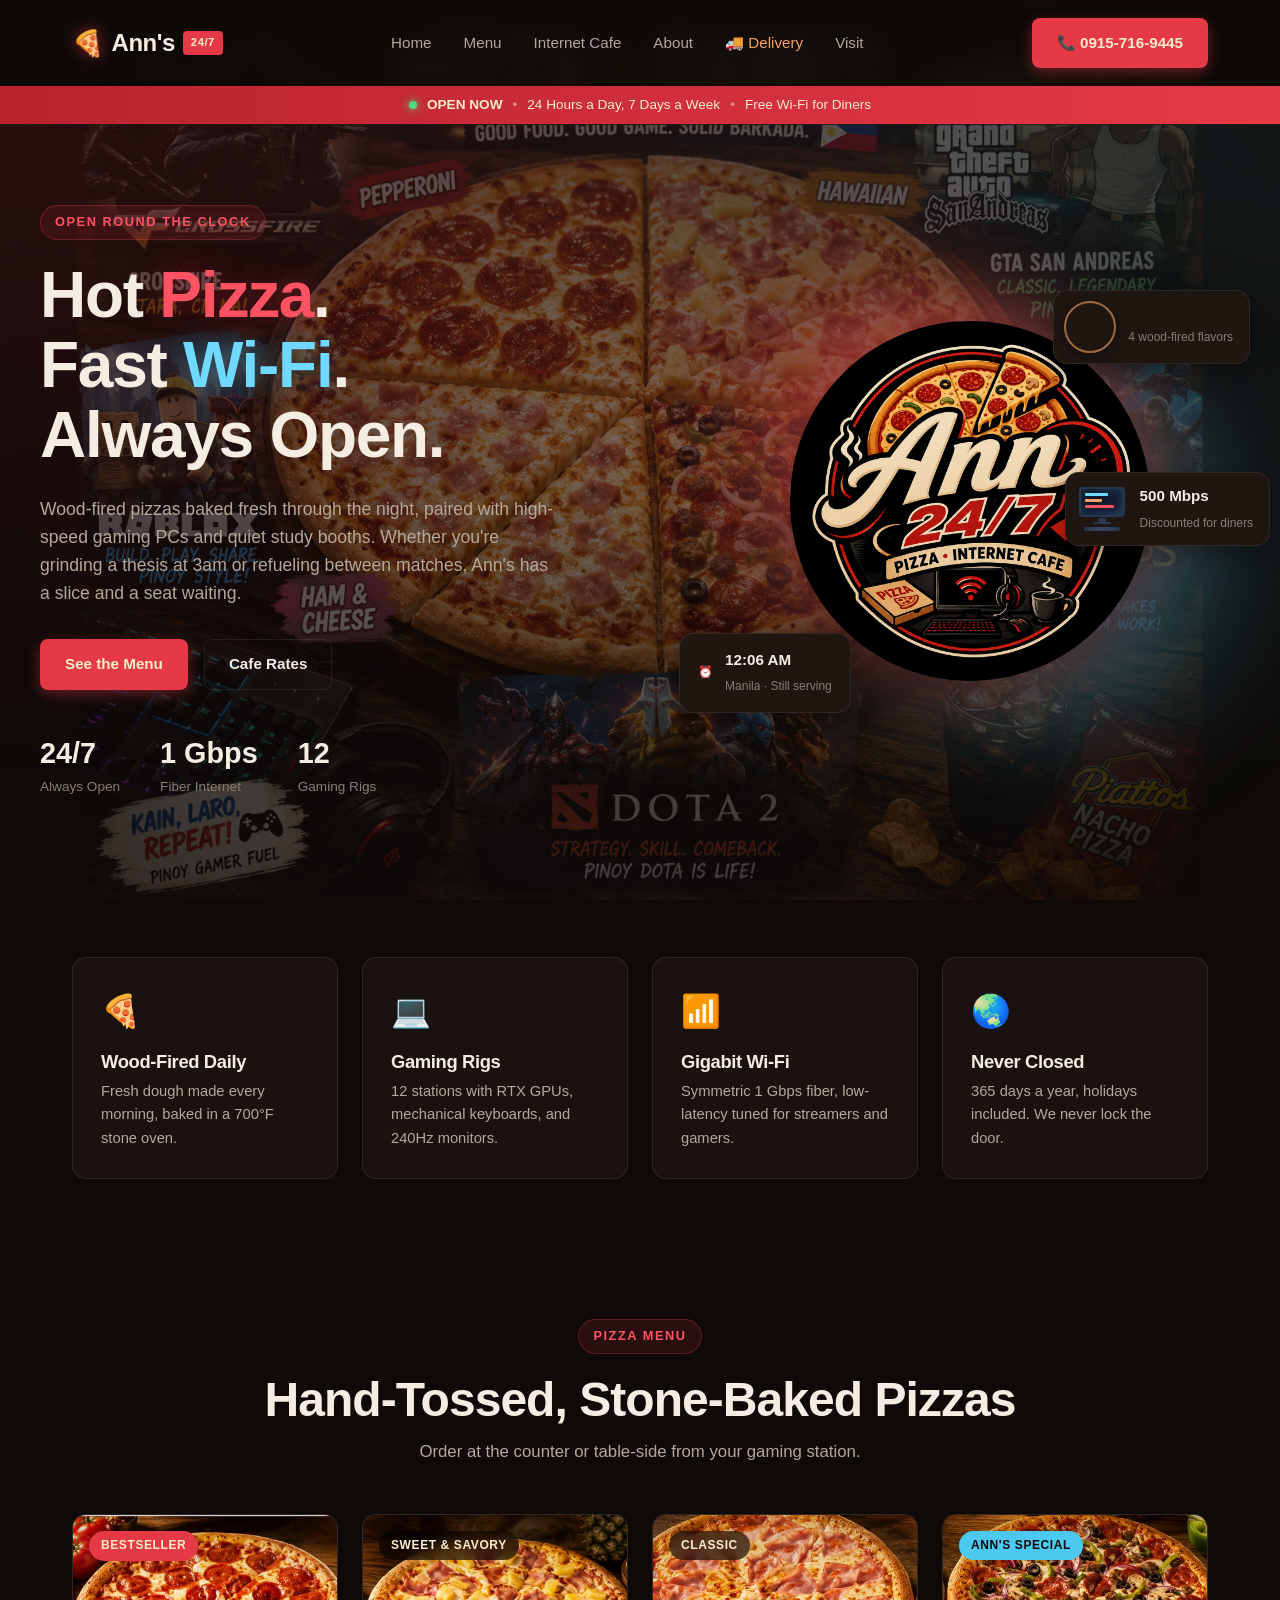
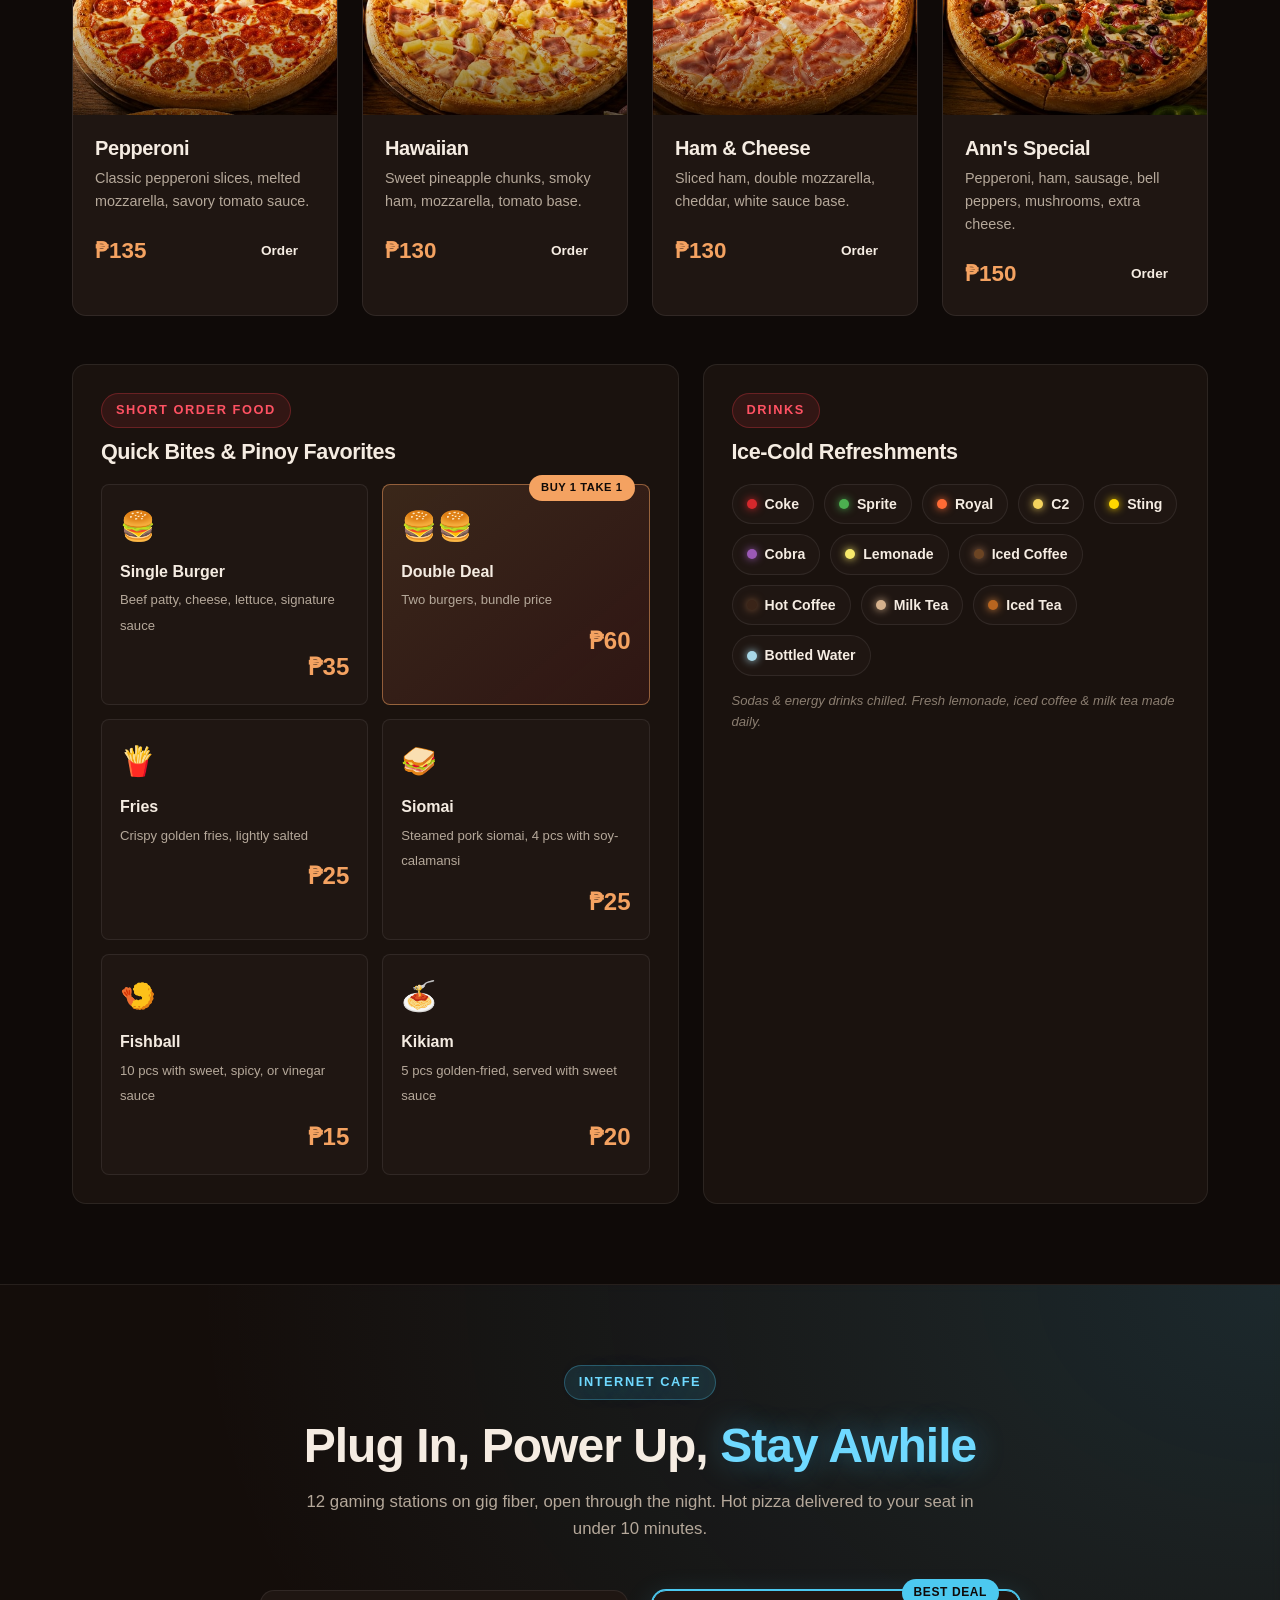
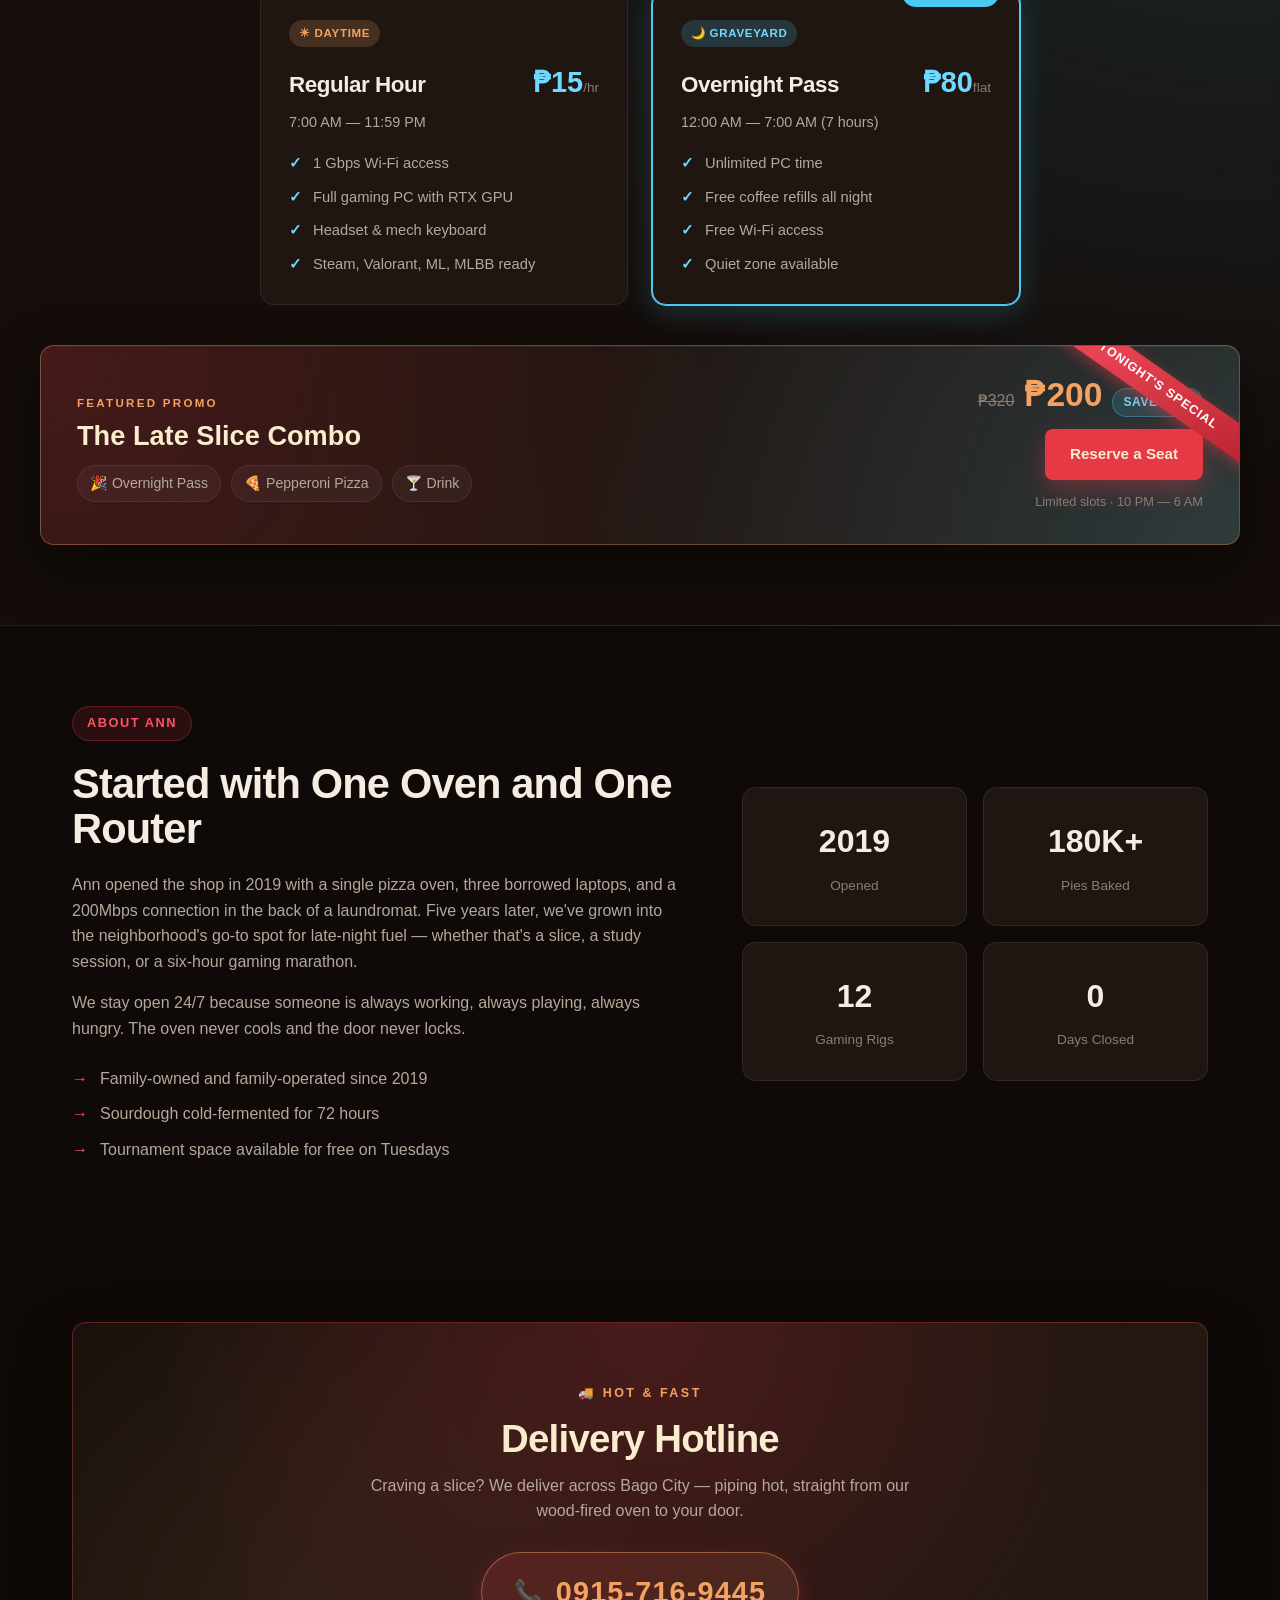
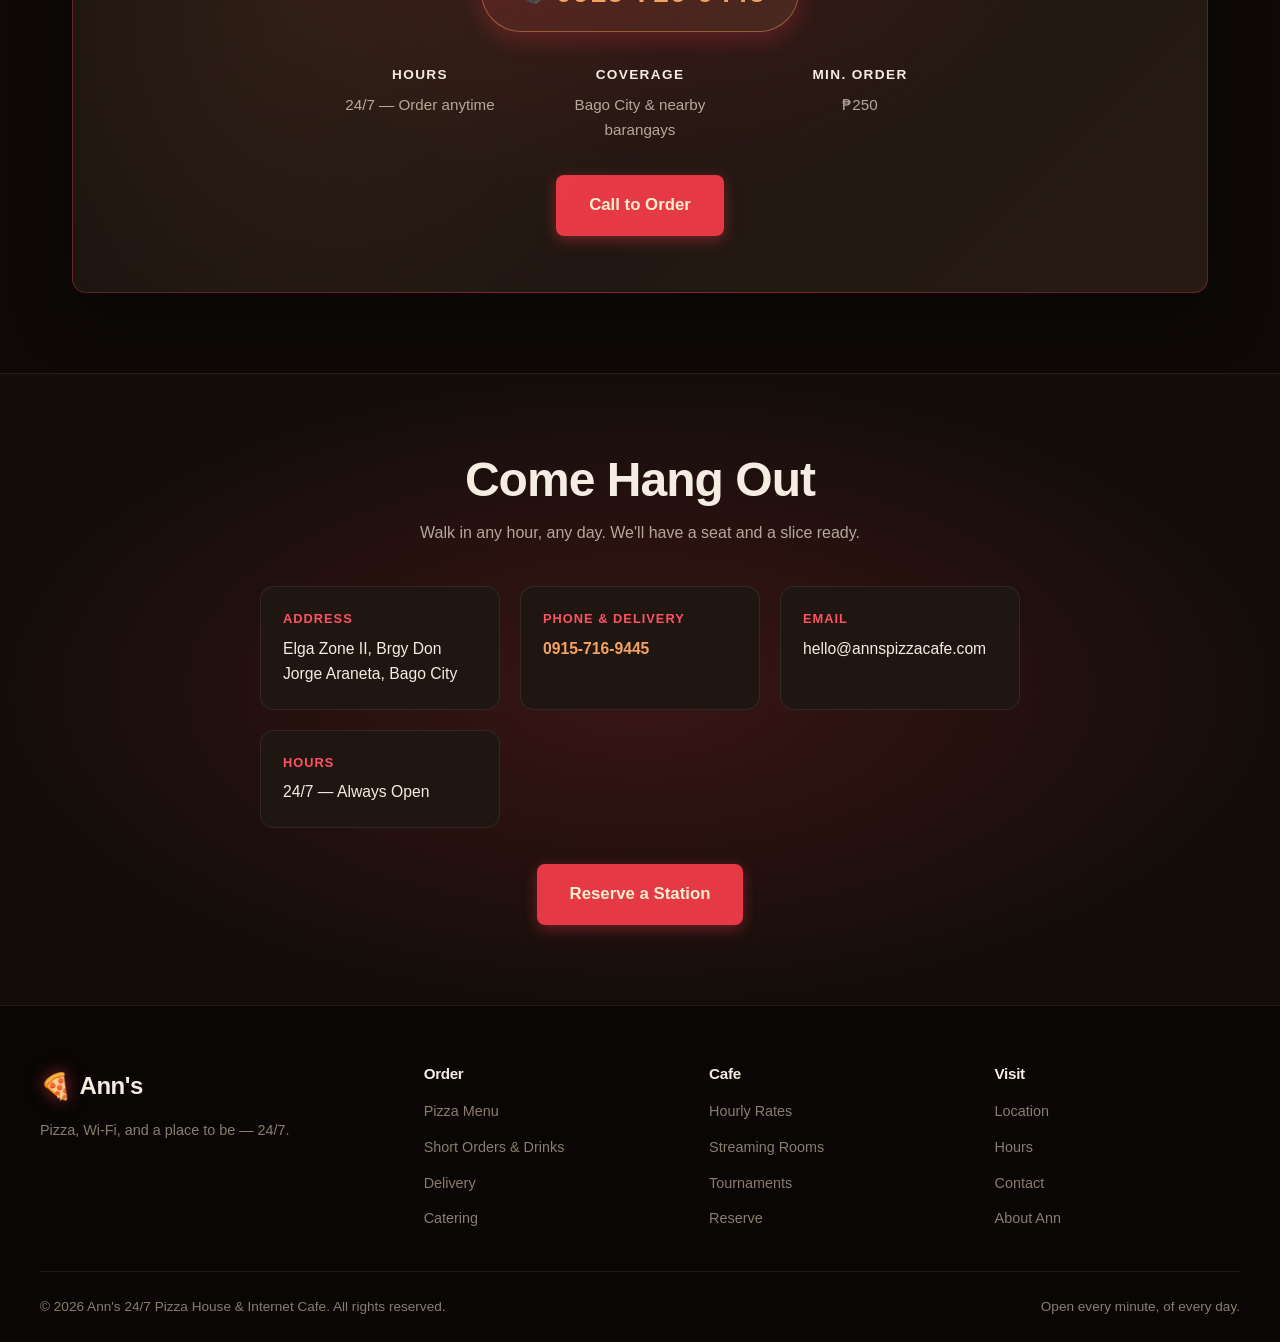
<file: anns-pizza-cafe/index.html>
<!DOCTYPE html>
<html lang="en">
<head>
    <meta charset="UTF-8">
    <meta name="viewport" content="width=device-width, initial-scale=1.0">
    <title>Ann's 24/7 Pizza House &amp; Internet Cafe</title>
    <link rel="stylesheet" href="styles.css">
</head>
<body>
    <header class="site-header">
        <nav class="navbar">
            <a href="#" class="logo">
                <span class="logo-mark">&#127829;</span>
                Ann's
                <span class="logo-sub">24/7</span>
            </a>
            <ul class="nav-links">
                <li><a href="#home">Home</a></li>
                <li><a href="#menu">Menu</a></li>
                <li><a href="#cafe">Internet Cafe</a></li>
                <li><a href="about.html">About</a></li>
                <li><a href="#delivery" class="nav-delivery">&#128666; Delivery</a></li>
                <li><a href="#contact">Visit</a></li>
            </ul>
            <a href="tel:09157169445" class="btn btn-primary nav-cta">&#128222; 0915-716-9445</a>
        </nav>
        <div class="status-bar">
            <span class="status-dot"></span>
            <strong>OPEN NOW</strong>
            <span class="status-sep">&bull;</span>
            <span>24 Hours a Day, 7 Days a Week</span>
            <span class="status-sep">&bull;</span>
            <span>Free Wi-Fi for Diners</span>
        </div>
    </header>

    <section id="home" class="hero">
        <div class="hero-inner">
            <div class="hero-content">
                <span class="eyebrow">Open Round the Clock</span>
                <h1>Hot <span class="accent-red">Pizza</span>.<br>Fast <span class="accent-blue">Wi-Fi</span>.<br>Always Open.</h1>
                <p class="hero-sub">Wood-fired pizzas baked fresh through the night, paired with high-speed gaming PCs and quiet study booths. Whether you're grinding a thesis at 3am or refueling between matches, Ann's has a slice and a seat waiting.</p>
                <div class="hero-actions">
                    <a href="#menu" class="btn btn-primary">See the Menu</a>
                    <a href="#cafe" class="btn btn-ghost">Cafe Rates</a>
                </div>
                <div class="hero-stats">
                    <div><strong>24/7</strong><span>Always Open</span></div>
                    <div><strong>1 Gbps</strong><span>Fiber Internet</span></div>
                    <div><strong>12</strong><span>Gaming Rigs</span></div>
                </div>
            </div>
            <div class="hero-visual" aria-hidden="true">
                <div class="glow-orb glow-red"></div>
                <div class="glow-orb glow-blue"></div>
                <div class="pizza-disc">
                    <img src="logo.png" alt="Ann's 24/7 Pizza &amp; Internet Cafe" class="pizza-logo">
                </div>
                <div class="card-float card-flavors" aria-label="Pizza flavors showcase">
                    <div class="flavor-cycle">
                        <span class="flavor-slide flavor-pepperoni"></span>
                        <span class="flavor-slide flavor-hawaiian"></span>
                        <span class="flavor-slide flavor-hamcheese"></span>
                        <span class="flavor-slide flavor-special"></span>
                    </div>
                    <div>
                        <strong class="flavor-name">
                            <span>Pepperoni</span>
                            <span>Hawaiian</span>
                            <span>Ham &amp; Cheese</span>
                            <span>Ann&apos;s Special</span>
                        </strong>
                        <span>4 wood-fired flavors</span>
                    </div>
                </div>
                <div class="card-float card-pc">
                    <div class="pc-illustration" aria-hidden="true">
                        <div class="pc-monitor">
                            <div class="pc-screen">
                                <span class="pc-bar pc-bar-1"></span>
                                <span class="pc-bar pc-bar-2"></span>
                                <span class="pc-bar pc-bar-3"></span>
                            </div>
                            <div class="pc-stand"></div>
                            <div class="pc-base"></div>
                        </div>
                        <div class="pc-keyboard"></div>
                    </div>
                    <div>
                        <strong>500 Mbps</strong>
                        <span>Discounted for diners</span>
                    </div>
                </div>
                <div class="card-float card-time">
                    <span class="card-icon">&#9200;</span>
                    <div>
                        <strong id="ph-clock">--:-- --</strong>
                        <span>Manila &middot; Still serving</span>
                    </div>
                </div>
            </div>
        </div>
    </section>

    <section class="features">
        <div class="feature">
            <div class="feature-icon">&#127829;</div>
            <h3>Wood-Fired Daily</h3>
            <p>Fresh dough made every morning, baked in a 700&deg;F stone oven.</p>
        </div>
        <div class="feature">
            <div class="feature-icon">&#128187;</div>
            <h3>Gaming Rigs</h3>
            <p>12 stations with RTX GPUs, mechanical keyboards, and 240Hz monitors.</p>
        </div>
        <div class="feature">
            <div class="feature-icon">&#128246;</div>
            <h3>Gigabit Wi-Fi</h3>
            <p>Symmetric 1 Gbps fiber, low-latency tuned for streamers and gamers.</p>
        </div>
        <div class="feature">
            <div class="feature-icon">&#127759;</div>
            <h3>Never Closed</h3>
            <p>365 days a year, holidays included. We never lock the door.</p>
        </div>
    </section>

    <section id="menu" class="menu">
        <div class="section-header">
            <span class="eyebrow">Pizza Menu</span>
            <h2>Hand-Tossed, Stone-Baked Pizzas</h2>
            <p>Order at the counter or table-side from your gaming station.</p>
        </div>
        <div class="menu-grid menu-grid-4">
            <article class="menu-card">
                <div class="menu-image pepperoni">
                    <span class="menu-tag tag-hot">Bestseller</span>
                </div>
                <div class="menu-body">
                    <h3>Pepperoni</h3>
                    <p class="menu-desc">Classic pepperoni slices, melted mozzarella, savory tomato sauce.</p>
                    <div class="menu-footer">
                        <span class="price">&#8369;135</span>
                        <a href="order.html?pizza=pepperoni" class="btn btn-small">Order</a>
                    </div>
                </div>
            </article>
            <article class="menu-card">
                <div class="menu-image hawaiian">
                    <span class="menu-tag">Sweet &amp; Savory</span>
                </div>
                <div class="menu-body">
                    <h3>Hawaiian</h3>
                    <p class="menu-desc">Sweet pineapple chunks, smoky ham, mozzarella, tomato base.</p>
                    <div class="menu-footer">
                        <span class="price">&#8369;130</span>
                        <a href="order.html?pizza=hawaiian" class="btn btn-small">Order</a>
                    </div>
                </div>
            </article>
            <article class="menu-card">
                <div class="menu-image hamcheese">
                    <span class="menu-tag">Classic</span>
                </div>
                <div class="menu-body">
                    <h3>Ham &amp; Cheese</h3>
                    <p class="menu-desc">Sliced ham, double mozzarella, cheddar, white sauce base.</p>
                    <div class="menu-footer">
                        <span class="price">&#8369;130</span>
                        <a href="order.html?pizza=hamcheese" class="btn btn-small">Order</a>
                    </div>
                </div>
            </article>
            <article class="menu-card">
                <div class="menu-image special">
                    <span class="menu-tag tag-new">Ann's Special</span>
                </div>
                <div class="menu-body">
                    <h3>Ann's Special</h3>
                    <p class="menu-desc">Pepperoni, ham, sausage, bell peppers, mushrooms, extra cheese.</p>
                    <div class="menu-footer">
                        <span class="price">&#8369;150</span>
                        <a href="order.html?pizza=special" class="btn btn-small">Order</a>
                    </div>
                </div>
            </article>
        </div>

        <div class="extras-block">
            <div class="extras-card burgers-card">
                <div class="extras-head">
                    <span class="eyebrow">Short Order Food</span>
                    <h3>Quick Bites &amp; Pinoy Favorites</h3>
                </div>
                <div class="burger-row burger-row-grid">
                    <div class="burger-deal">
                        <span class="burger-icon">&#127828;</span>
                        <div>
                            <strong>Single Burger</strong>
                            <span>Beef patty, cheese, lettuce, signature sauce</span>
                        </div>
                        <span class="burger-price">&#8369;35</span>
                    </div>
                    <div class="burger-deal burger-deal-featured">
                        <span class="burger-flag">Buy 1 Take 1</span>
                        <span class="burger-icon">&#127828;&#127828;</span>
                        <div>
                            <strong>Double Deal</strong>
                            <span>Two burgers, bundle price</span>
                        </div>
                        <span class="burger-price">&#8369;60</span>
                    </div>
                    <div class="burger-deal">
                        <span class="burger-icon">&#127839;</span>
                        <div>
                            <strong>Fries</strong>
                            <span>Crispy golden fries, lightly salted</span>
                        </div>
                        <span class="burger-price">&#8369;25</span>
                    </div>
                    <div class="burger-deal">
                        <span class="burger-icon">&#129386;</span>
                        <div>
                            <strong>Siomai</strong>
                            <span>Steamed pork siomai, 4 pcs with soy-calamansi</span>
                        </div>
                        <span class="burger-price">&#8369;25</span>
                    </div>
                    <div class="burger-deal">
                        <span class="burger-icon">&#127844;</span>
                        <div>
                            <strong>Fishball</strong>
                            <span>10 pcs with sweet, spicy, or vinegar sauce</span>
                        </div>
                        <span class="burger-price">&#8369;15</span>
                    </div>
                    <div class="burger-deal">
                        <span class="burger-icon">&#127837;</span>
                        <div>
                            <strong>Kikiam</strong>
                            <span>5 pcs golden-fried, served with sweet sauce</span>
                        </div>
                        <span class="burger-price">&#8369;20</span>
                    </div>
                </div>
            </div>

            <div class="extras-card drinks-card">
                <div class="extras-head">
                    <span class="eyebrow">Drinks</span>
                    <h3>Ice-Cold Refreshments</h3>
                </div>
                <div class="drinks-row">
                    <div class="drink-chip"><span class="drink-dot drink-coke"></span><strong>Coke</strong></div>
                    <div class="drink-chip"><span class="drink-dot drink-sprite"></span><strong>Sprite</strong></div>
                    <div class="drink-chip"><span class="drink-dot drink-royal"></span><strong>Royal</strong></div>
                    <div class="drink-chip"><span class="drink-dot drink-c2"></span><strong>C2</strong></div>
                    <div class="drink-chip"><span class="drink-dot drink-sting"></span><strong>Sting</strong></div>
                    <div class="drink-chip"><span class="drink-dot drink-cobra"></span><strong>Cobra</strong></div>
                    <div class="drink-chip"><span class="drink-dot drink-lemonade"></span><strong>Lemonade</strong></div>
                    <div class="drink-chip"><span class="drink-dot drink-icedcoffee"></span><strong>Iced Coffee</strong></div>
                    <div class="drink-chip"><span class="drink-dot drink-hotcoffee"></span><strong>Hot Coffee</strong></div>
                    <div class="drink-chip"><span class="drink-dot drink-milktea"></span><strong>Milk Tea</strong></div>
                    <div class="drink-chip"><span class="drink-dot drink-icedtea"></span><strong>Iced Tea</strong></div>
                    <div class="drink-chip"><span class="drink-dot drink-water"></span><strong>Bottled Water</strong></div>
                </div>
                <p class="drinks-note">Sodas &amp; energy drinks chilled. Fresh lemonade, iced coffee &amp; milk tea made daily.</p>
            </div>
        </div>
    </section>

    <section id="cafe" class="cafe">
        <div class="cafe-inner">
            <div class="cafe-text">
                <span class="eyebrow accent-blue">Internet Cafe</span>
                <h2>Plug In, Power Up, <span class="accent-blue">Stay Awhile</span></h2>
                <p>12 gaming stations on gig fiber, open through the night. Hot pizza delivered to your seat in under 10 minutes.</p>

                <div class="package-grid package-grid-2">
                    <div class="package">
                        <span class="package-time-tag">&#9728; Daytime</span>
                        <div class="package-head">
                            <h3>Regular Hour</h3>
                            <span class="package-price">&#8369;15<small>/hr</small></span>
                        </div>
                        <p class="package-sub">7:00 AM &mdash; 11:59 PM</p>
                        <ul>
                            <li>1 Gbps Wi-Fi access</li>
                            <li>Full gaming PC with RTX GPU</li>
                            <li>Headset &amp; mech keyboard</li>
                            <li>Steam, Valorant, ML, MLBB ready</li>
                        </ul>
                    </div>
                    <div class="package package-featured">
                        <span class="package-flag">Best Deal</span>
                        <span class="package-time-tag package-time-night">&#127769; Graveyard</span>
                        <div class="package-head">
                            <h3>Overnight Pass</h3>
                            <span class="package-price">&#8369;80<small>flat</small></span>
                        </div>
                        <p class="package-sub">12:00 AM &mdash; 7:00 AM (7 hours)</p>
                        <ul>
                            <li>Unlimited PC time</li>
                            <li>Free coffee refills all night</li>
                            <li>Free Wi-Fi access</li>
                            <li>Quiet zone available</li>
                        </ul>
                    </div>
                </div>

                <div class="promo-highlight">
                    <span class="promo-ribbon">&#11088; Tonight&apos;s Special</span>
                    <div class="promo-body">
                        <div class="promo-info">
                            <span class="promo-eyebrow">Featured Promo</span>
                            <strong class="promo-title">The Late Slice Combo</strong>
                            <ul class="promo-items">
                                <li>&#127881; Overnight Pass</li>
                                <li>&#127829; Pepperoni Pizza</li>
                                <li>&#127864; Drink</li>
                            </ul>
                        </div>
                        <div class="promo-cta">
                            <div class="promo-pricing">
                                <span class="promo-price-old">&#8369;320</span>
                                <span class="promo-price">&#8369;200</span>
                                <span class="promo-save">Save &#8369;120</span>
                            </div>
                            <a href="reserve.html" class="btn btn-primary promo-btn">Reserve a Seat</a>
                            <span class="promo-meta">Limited slots &middot; 10 PM &mdash; 6 AM</span>
                        </div>
                    </div>
                </div>
            </div>
        </div>
    </section>

    <section id="about" class="about">
        <div class="about-text">
            <span class="eyebrow">About Ann</span>
            <h2>Started with One Oven and One Router</h2>
            <p>Ann opened the shop in 2019 with a single pizza oven, three borrowed laptops, and a 200Mbps connection in the back of a laundromat. Five years later, we've grown into the neighborhood's go-to spot for late-night fuel &mdash; whether that's a slice, a study session, or a six-hour gaming marathon.</p>
            <p>We stay open 24/7 because someone is always working, always playing, always hungry. The oven never cools and the door never locks.</p>
            <ul class="about-points">
                <li>Family-owned and family-operated since 2019</li>
                <li>Sourdough cold-fermented for 72 hours</li>
                <li>Tournament space available for free on Tuesdays</li>
            </ul>
        </div>
        <div class="about-stats">
            <div class="stat-card"><strong>2019</strong><span>Opened</span></div>
            <div class="stat-card"><strong>180K+</strong><span>Pies Baked</span></div>
            <div class="stat-card"><strong>12</strong><span>Gaming Rigs</span></div>
            <div class="stat-card"><strong>0</strong><span>Days Closed</span></div>
        </div>
    </section>

    <section id="delivery" class="delivery">
        <div class="delivery-card">
            <span class="delivery-eyebrow">&#128666; Hot &amp; Fast</span>
            <h2>Delivery Hotline</h2>
            <p class="delivery-sub">Craving a slice? We deliver across Bago City &mdash; piping hot, straight from our wood-fired oven to your door.</p>
            <a href="tel:09157169445" class="delivery-phone">
                <span class="delivery-icon">&#128222;</span>
                <span class="delivery-number">0915-716-9445</span>
            </a>
            <div class="delivery-meta">
                <div>
                    <strong>Hours</strong>
                    <span>24/7 &mdash; Order anytime</span>
                </div>
                <div>
                    <strong>Coverage</strong>
                    <span>Bago City &amp; nearby barangays</span>
                </div>
                <div>
                    <strong>Min. Order</strong>
                    <span>&#8369;250</span>
                </div>
            </div>
            <a href="tel:09157169445" class="btn btn-primary btn-large">Call to Order</a>
        </div>
    </section>

    <section id="contact" class="contact">
        <div class="contact-content">
            <h2>Come Hang Out</h2>
            <p>Walk in any hour, any day. We'll have a seat and a slice ready.</p>
            <div class="contact-info">
                <div>
                    <strong>Address</strong>
                    <span>Elga Zone II, Brgy Don Jorge Araneta, Bago City</span>
                </div>
                <div>
                    <strong>Phone &amp; Delivery</strong>
                    <span><a href="tel:09157169445" class="contact-link">0915-716-9445</a></span>
                </div>
                <div>
                    <strong>Email</strong>
                    <span>hello@annspizzacafe.com</span>
                </div>
                <div>
                    <strong>Hours</strong>
                    <span>24/7 &mdash; Always Open</span>
                </div>
            </div>
            <a href="reserve.html" class="btn btn-primary btn-large">Reserve a Station</a>
        </div>
    </section>

    <footer class="site-footer">
        <div class="footer-grid">
            <div>
                <a href="#" class="logo logo-footer">
                    <span class="logo-mark">&#127829;</span>
                    Ann's
                </a>
                <p class="footer-tag">Pizza, Wi-Fi, and a place to be &mdash; 24/7.</p>
            </div>
            <div>
                <h4>Order</h4>
                <ul>
                    <li><a href="#menu">Pizza Menu</a></li>
                    <li><a href="#menu">Short Orders &amp; Drinks</a></li>
                    <li><a href="#delivery">Delivery</a></li>
                    <li><a href="#">Catering</a></li>
                </ul>
            </div>
            <div>
                <h4>Cafe</h4>
                <ul>
                    <li><a href="#cafe">Hourly Rates</a></li>
                    <li><a href="#cafe">Streaming Rooms</a></li>
                    <li><a href="#">Tournaments</a></li>
                    <li><a href="#">Reserve</a></li>
                </ul>
            </div>
            <div>
                <h4>Visit</h4>
                <ul>
                    <li><a href="#contact">Location</a></li>
                    <li><a href="#contact">Hours</a></li>
                    <li><a href="#contact">Contact</a></li>
                    <li><a href="about.html">About Ann</a></li>
                </ul>
            </div>
        </div>
        <div class="footer-bottom">
            <span>&copy; 2026 Ann's 24/7 Pizza House &amp; Internet Cafe. All rights reserved.</span>
            <span>Open every minute, of every day.</span>
        </div>
    </footer>
    <script>
        (function () {
            var el = document.getElementById('ph-clock');
            if (!el) return;
            var fmt = new Intl.DateTimeFormat('en-US', {
                timeZone: 'Asia/Manila',
                hour: '2-digit',
                minute: '2-digit',
                hour12: true
            });
            function tick() { el.textContent = fmt.format(new Date()); }
            tick();
            setInterval(tick, 1000);
        })();
    </script>
</body>
</html>
</file>
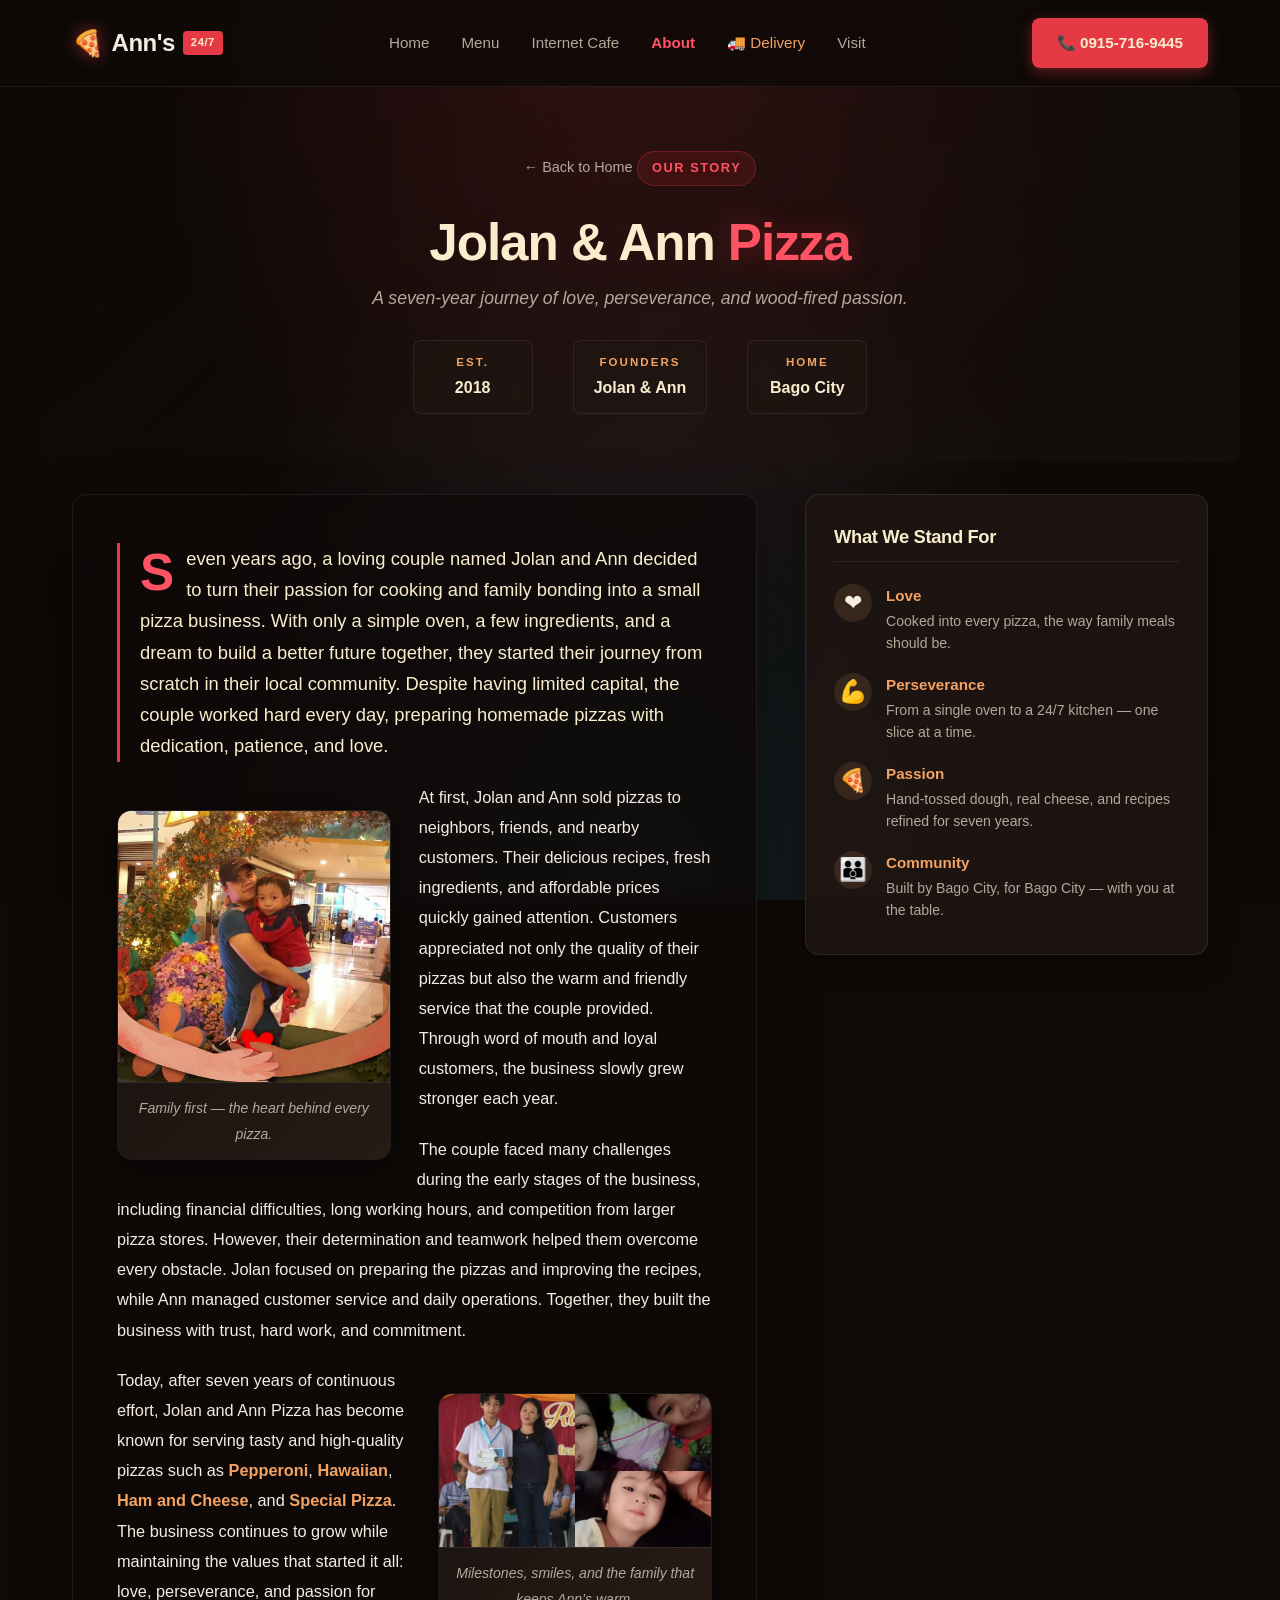
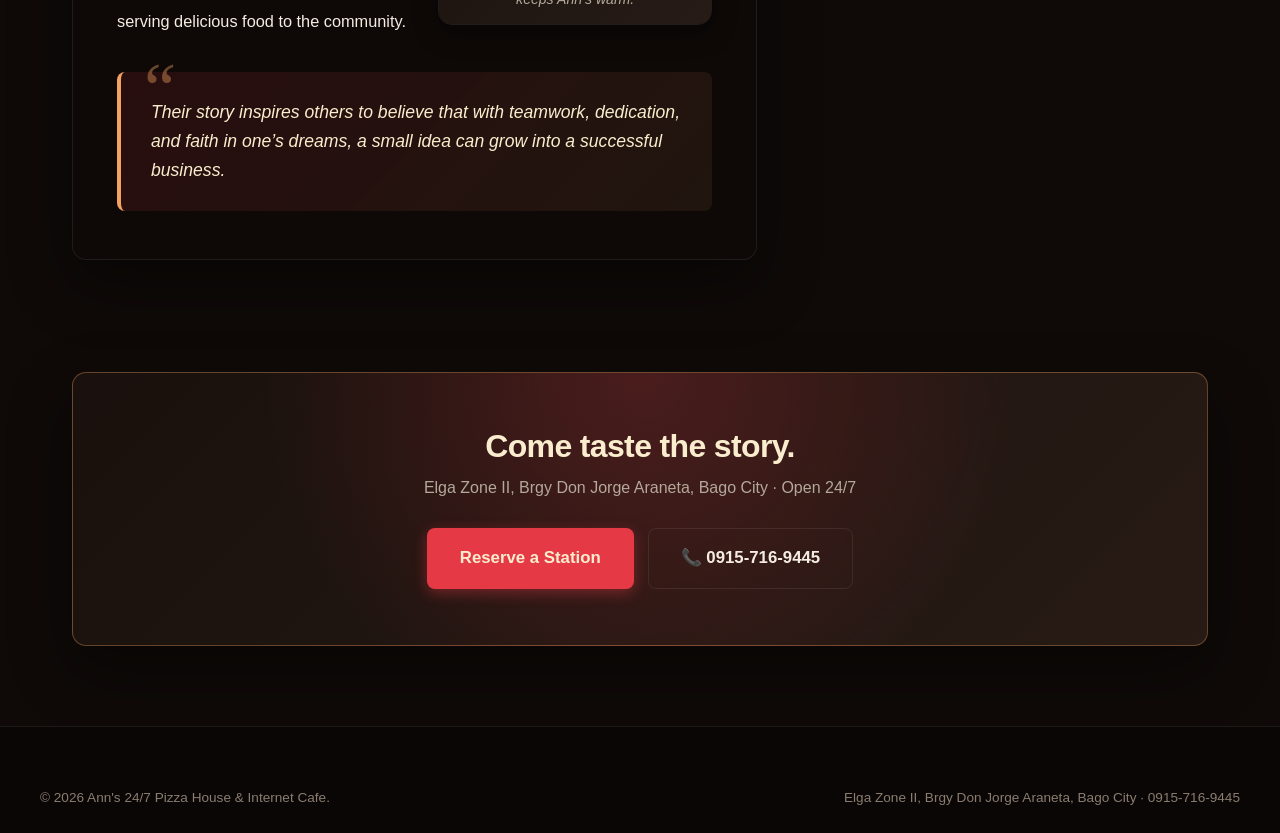
<file: anns-pizza-cafe/about.html>
<!DOCTYPE html>
<html lang="en">
<head>
    <meta charset="UTF-8">
    <meta name="viewport" content="width=device-width, initial-scale=1.0">
    <title>About &mdash; Jolan &amp; Ann Pizza</title>
    <link rel="stylesheet" href="styles.css">
    <link rel="stylesheet" href="about.css">
</head>
<body class="about-page">
    <header class="site-header">
        <nav class="navbar">
            <a href="index.html" class="logo">
                <span class="logo-mark">&#127829;</span>
                Ann's
                <span class="logo-sub">24/7</span>
            </a>
            <ul class="nav-links">
                <li><a href="index.html#home">Home</a></li>
                <li><a href="index.html#menu">Menu</a></li>
                <li><a href="index.html#cafe">Internet Cafe</a></li>
                <li><a href="about.html" class="active">About</a></li>
                <li><a href="index.html#delivery" class="nav-delivery">&#128666; Delivery</a></li>
                <li><a href="index.html#contact">Visit</a></li>
            </ul>
            <a href="tel:09157169445" class="btn btn-primary nav-cta">&#128222; 0915-716-9445</a>
        </nav>
    </header>

    <section class="about-hero">
        <div class="about-hero-bg"></div>
        <div class="about-hero-inner">
            <a href="index.html" class="back-link">&larr; Back to Home</a>
            <span class="eyebrow accent-red">Our Story</span>
            <h1>Jolan &amp; Ann <span class="accent-red">Pizza</span></h1>
            <p class="about-tagline">A seven-year journey of love, perseverance, and wood-fired passion.</p>
            <div class="about-meta">
                <div><strong>Est.</strong><span>2018</span></div>
                <div><strong>Founders</strong><span>Jolan &amp; Ann</span></div>
                <div><strong>Home</strong><span>Bago City</span></div>
            </div>
        </div>
    </section>

    <section class="about-story">
        <article class="story-content">
            <p class="story-lede">Seven years ago, a loving couple named Jolan and Ann decided to turn their passion for cooking and family bonding into a small pizza business. With only a simple oven, a few ingredients, and a dream to build a better future together, they started their journey from scratch in their local community. Despite having limited capital, the couple worked hard every day, preparing homemade pizzas with dedication, patience, and love.</p>

            <div class="story-photo story-photo-left">
                <img src="372920752_7132957283390534_5272430431795914445_n.jpg" alt="Family moment from Jolan and Ann's journey">
                <span class="story-photo-caption">Family first &mdash; the heart behind every pizza.</span>
            </div>

            <p>At first, Jolan and Ann sold pizzas to neighbors, friends, and nearby customers. Their delicious recipes, fresh ingredients, and affordable prices quickly gained attention. Customers appreciated not only the quality of their pizzas but also the warm and friendly service that the couple provided. Through word of mouth and loyal customers, the business slowly grew stronger each year.</p>

            <p>The couple faced many challenges during the early stages of the business, including financial difficulties, long working hours, and competition from larger pizza stores. However, their determination and teamwork helped them overcome every obstacle. Jolan focused on preparing the pizzas and improving the recipes, while Ann managed customer service and daily operations. Together, they built the business with trust, hard work, and commitment.</p>

            <div class="story-photo story-photo-right">
                <img src="498615613_24238784979047831_8311374043103413853_n.jpg" alt="Milestones in the Jolan and Ann family">
                <span class="story-photo-caption">Milestones, smiles, and the family that keeps Ann&rsquo;s warm.</span>
            </div>

            <p>Today, after seven years of continuous effort, Jolan and Ann Pizza has become known for serving tasty and high-quality pizzas such as <strong>Pepperoni</strong>, <strong>Hawaiian</strong>, <strong>Ham and Cheese</strong>, and <strong>Special Pizza</strong>. The business continues to grow while maintaining the values that started it all: love, perseverance, and passion for serving delicious food to the community.</p>

            <blockquote class="story-quote">
                Their story inspires others to believe that with teamwork, dedication, and faith in one&rsquo;s dreams, a small idea can grow into a successful business.
            </blockquote>
        </article>

        <aside class="story-values">
            <h3>What We Stand For</h3>
            <ul>
                <li><span>&#10084;</span><div><strong>Love</strong><span>Cooked into every pizza, the way family meals should be.</span></div></li>
                <li><span>&#128170;</span><div><strong>Perseverance</strong><span>From a single oven to a 24/7 kitchen &mdash; one slice at a time.</span></div></li>
                <li><span>&#127829;</span><div><strong>Passion</strong><span>Hand-tossed dough, real cheese, and recipes refined for seven years.</span></div></li>
                <li><span>&#128106;</span><div><strong>Community</strong><span>Built by Bago City, for Bago City &mdash; with you at the table.</span></div></li>
            </ul>
        </aside>
    </section>

    <section class="about-cta">
        <div class="about-cta-card">
            <h2>Come taste the story.</h2>
            <p>Elga Zone II, Brgy Don Jorge Araneta, Bago City &middot; Open 24/7</p>
            <div class="about-cta-buttons">
                <a href="reserve.html" class="btn btn-primary btn-large">Reserve a Station</a>
                <a href="tel:09157169445" class="btn btn-ghost btn-large">&#128222; 0915-716-9445</a>
            </div>
        </div>
    </section>

    <footer class="site-footer">
        <div class="footer-bottom" style="border:0; padding-top:0;">
            <span>&copy; 2026 Ann&apos;s 24/7 Pizza House &amp; Internet Cafe.</span>
            <span>Elga Zone II, Brgy Don Jorge Araneta, Bago City &middot; 0915-716-9445</span>
        </div>
    </footer>
</body>
</html>
</file>
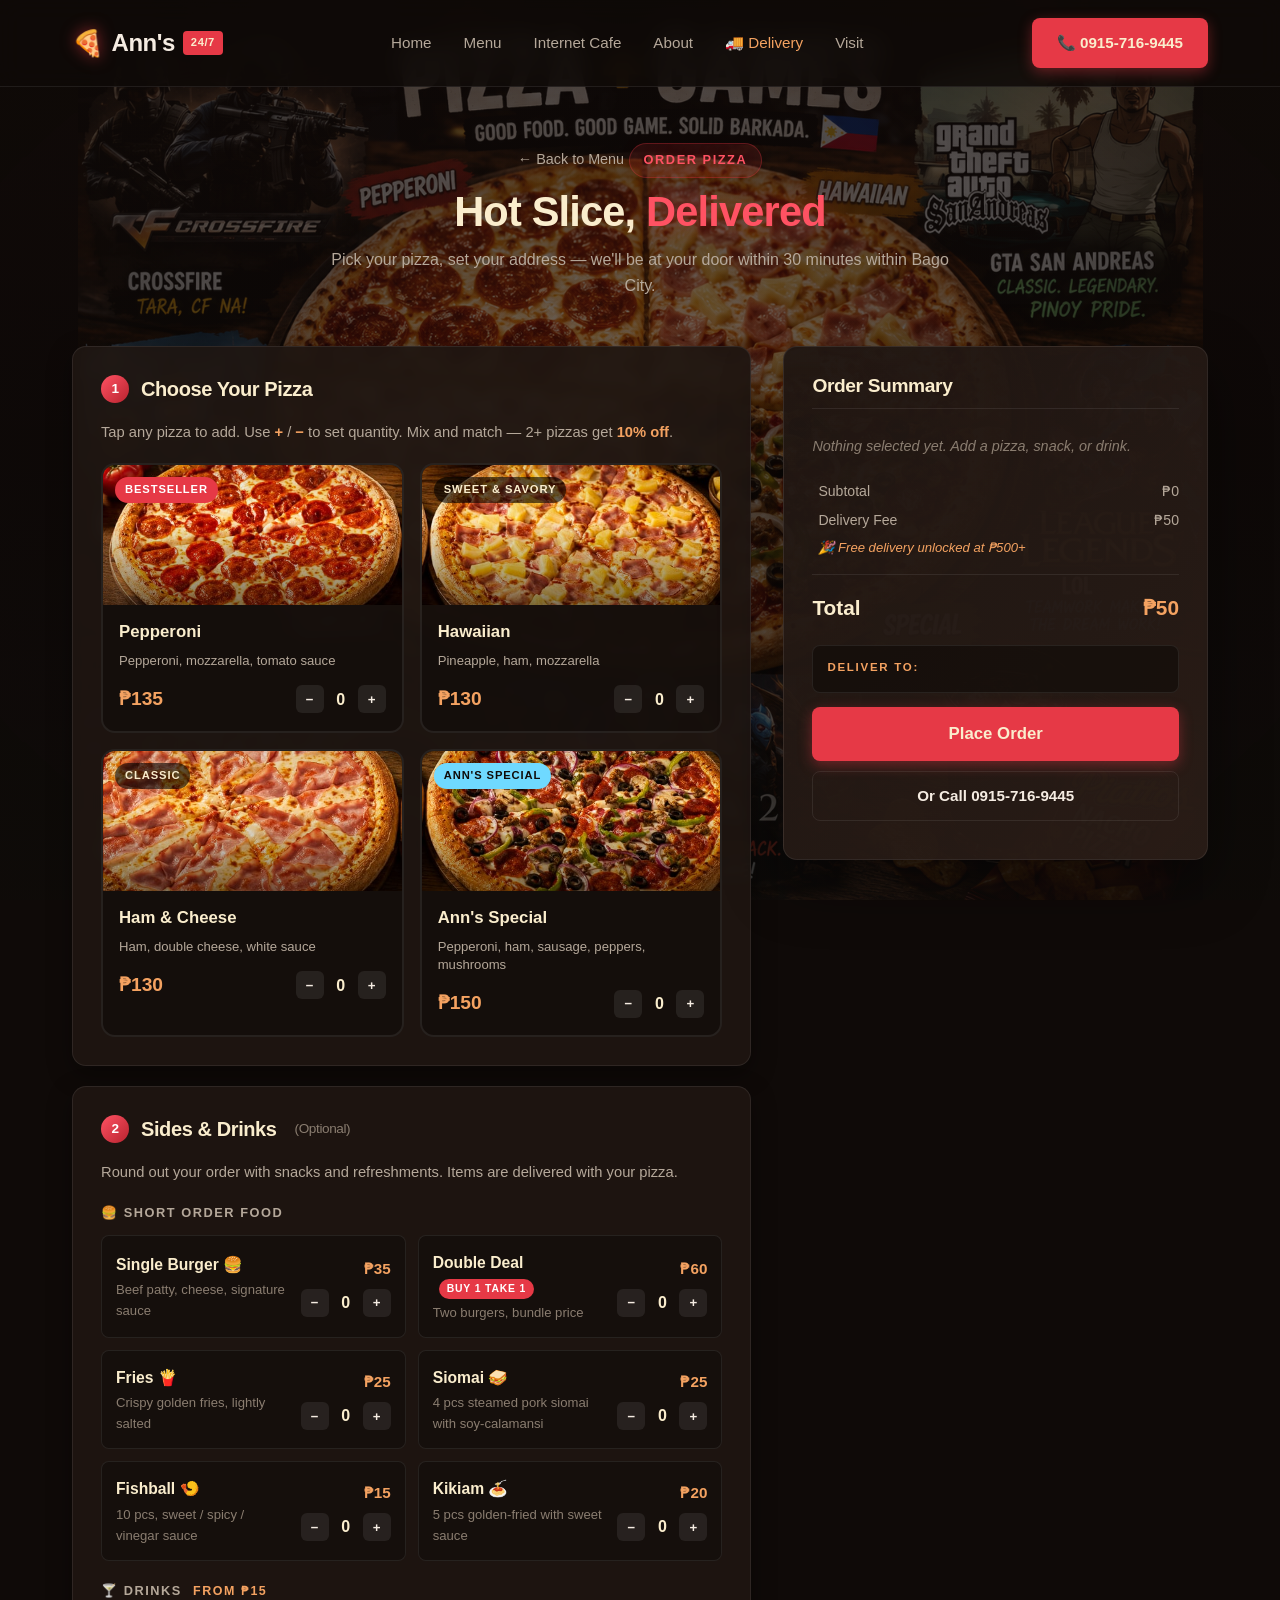
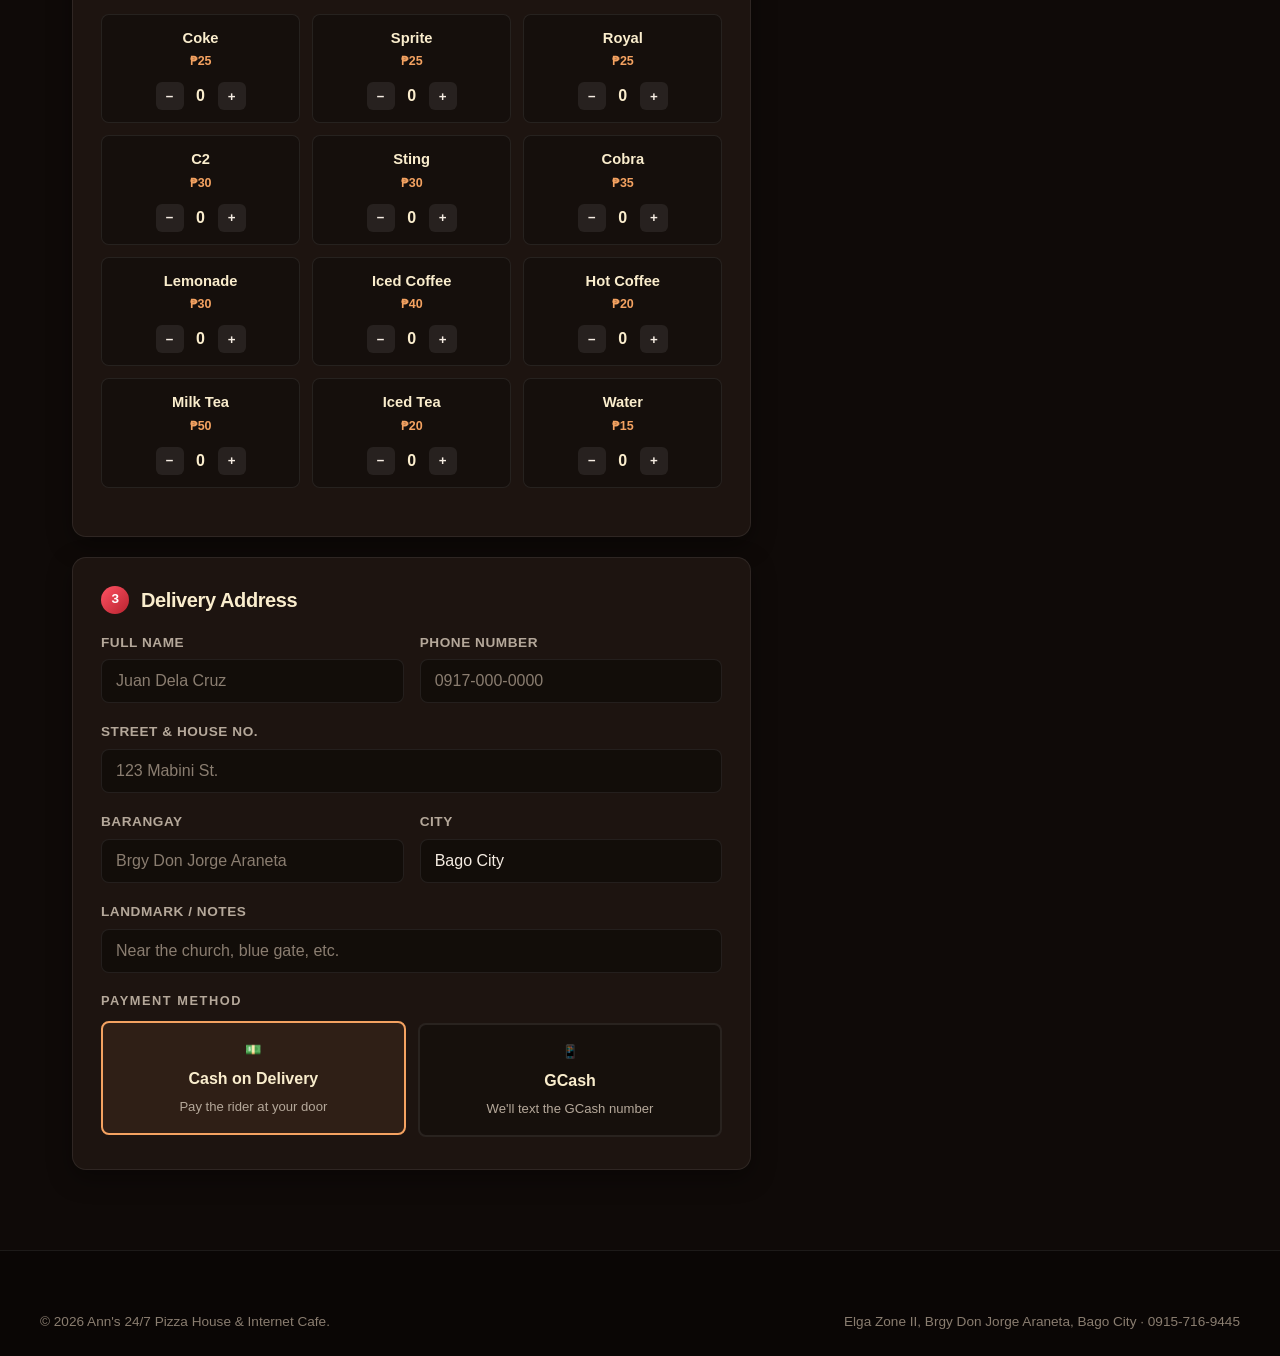
<file: anns-pizza-cafe/order.html>
<!DOCTYPE html>
<html lang="en">
<head>
    <meta charset="UTF-8">
    <meta name="viewport" content="width=device-width, initial-scale=1.0">
    <title>Order Pizza &mdash; Ann's 24/7 Pizza House</title>
    <link rel="stylesheet" href="styles.css">
    <link rel="stylesheet" href="reserve.css">
    <link rel="stylesheet" href="order.css">
</head>
<body>
    <header class="site-header">
        <nav class="navbar">
            <a href="index.html" class="logo">
                <span class="logo-mark">&#127829;</span>
                Ann's
                <span class="logo-sub">24/7</span>
            </a>
            <ul class="nav-links">
                <li><a href="index.html#home">Home</a></li>
                <li><a href="index.html#menu">Menu</a></li>
                <li><a href="index.html#cafe">Internet Cafe</a></li>
                <li><a href="about.html">About</a></li>
                <li><a href="index.html#delivery" class="nav-delivery">&#128666; Delivery</a></li>
                <li><a href="index.html#contact">Visit</a></li>
            </ul>
            <a href="tel:09157169445" class="btn btn-primary nav-cta">&#128222; 0915-716-9445</a>
        </nav>
    </header>

    <section class="reserve-hero">
        <a href="index.html#menu" class="back-link">&larr; Back to Menu</a>
        <span class="eyebrow accent-red">Order Pizza</span>
        <h1>Hot Slice, <span class="accent-red">Delivered</span></h1>
        <p>Pick your pizza, set your address &mdash; we&apos;ll be at your door within 30 minutes within Bago City.</p>
    </section>

    <section class="reserve-wrap">
        <form id="order-form" class="reserve-grid" autocomplete="off">
            <div class="reserve-main">
                <div class="form-card">
                    <h2><span class="step-num">1</span> Choose Your Pizza</h2>
                    <p class="form-sub">Tap any pizza to add. Use <strong>+</strong> / <strong>&minus;</strong> to set quantity. Mix and match &mdash; 2+ pizzas get <strong>10% off</strong>.</p>

                    <div class="pizza-grid">
                        <div class="pizza-pick" data-orderable data-category="pizza" data-key="pepperoni" data-name="Pepperoni Pizza" data-price="135">
                            <div class="pizza-pick-img" style="background-image:url('pepperoni.jpg');">
                                <span class="pizza-tag pizza-tag-hot">Bestseller</span>
                            </div>
                            <div class="pizza-pick-body">
                                <strong>Pepperoni</strong>
                                <span class="pizza-desc">Pepperoni, mozzarella, tomato sauce</span>
                                <div class="pizza-pick-foot">
                                    <span class="pizza-price">&#8369;135</span>
                                    <div class="qty">
                                        <button type="button" class="qty-btn" data-dir="-1">&minus;</button>
                                        <span class="qty-num">0</span>
                                        <button type="button" class="qty-btn" data-dir="1">+</button>
                                    </div>
                                </div>
                            </div>
                        </div>

                        <div class="pizza-pick" data-orderable data-category="pizza" data-key="hawaiian" data-name="Hawaiian Pizza" data-price="130">
                            <div class="pizza-pick-img" style="background-image:url('Hawaiian.jpg');">
                                <span class="pizza-tag">Sweet &amp; Savory</span>
                            </div>
                            <div class="pizza-pick-body">
                                <strong>Hawaiian</strong>
                                <span class="pizza-desc">Pineapple, ham, mozzarella</span>
                                <div class="pizza-pick-foot">
                                    <span class="pizza-price">&#8369;130</span>
                                    <div class="qty">
                                        <button type="button" class="qty-btn" data-dir="-1">&minus;</button>
                                        <span class="qty-num">0</span>
                                        <button type="button" class="qty-btn" data-dir="1">+</button>
                                    </div>
                                </div>
                            </div>
                        </div>

                        <div class="pizza-pick" data-orderable data-category="pizza" data-key="hamcheese" data-name="Ham &amp; Cheese Pizza" data-price="130">
                            <div class="pizza-pick-img" style="background-image:url('ham%20and%20cheese.jpg');">
                                <span class="pizza-tag">Classic</span>
                            </div>
                            <div class="pizza-pick-body">
                                <strong>Ham &amp; Cheese</strong>
                                <span class="pizza-desc">Ham, double cheese, white sauce</span>
                                <div class="pizza-pick-foot">
                                    <span class="pizza-price">&#8369;130</span>
                                    <div class="qty">
                                        <button type="button" class="qty-btn" data-dir="-1">&minus;</button>
                                        <span class="qty-num">0</span>
                                        <button type="button" class="qty-btn" data-dir="1">+</button>
                                    </div>
                                </div>
                            </div>
                        </div>

                        <div class="pizza-pick" data-orderable data-category="pizza" data-key="special" data-name="Ann's Special Pizza" data-price="150">
                            <div class="pizza-pick-img" style="background-image:url('special.jpg');">
                                <span class="pizza-tag pizza-tag-new">Ann&apos;s Special</span>
                            </div>
                            <div class="pizza-pick-body">
                                <strong>Ann&apos;s Special</strong>
                                <span class="pizza-desc">Pepperoni, ham, sausage, peppers, mushrooms</span>
                                <div class="pizza-pick-foot">
                                    <span class="pizza-price">&#8369;150</span>
                                    <div class="qty">
                                        <button type="button" class="qty-btn" data-dir="-1">&minus;</button>
                                        <span class="qty-num">0</span>
                                        <button type="button" class="qty-btn" data-dir="1">+</button>
                                    </div>
                                </div>
                            </div>
                        </div>
                    </div>
                </div>

                <div class="form-card">
                    <h2><span class="step-num">2</span> Sides &amp; Drinks <span class="optional">(Optional)</span></h2>
                    <p class="form-sub">Round out your order with snacks and refreshments. Items are delivered with your pizza.</p>

                    <span class="field-label">&#127828; Short Order Food</span>
                    <div class="addon-grid">
                        <div class="addon" data-orderable data-category="food" data-name="Single Burger" data-price="35" data-key="burger-single">
                            <div class="addon-info">
                                <strong>Single Burger &#127828;</strong>
                                <span>Beef patty, cheese, signature sauce</span>
                            </div>
                            <div class="addon-right">
                                <span class="addon-price">&#8369;35</span>
                                <div class="qty">
                                    <button type="button" class="qty-btn" data-dir="-1">&minus;</button>
                                    <span class="qty-num">0</span>
                                    <button type="button" class="qty-btn" data-dir="1">+</button>
                                </div>
                            </div>
                        </div>
                        <div class="addon" data-orderable data-category="food" data-name="Double Deal (Buy 1 Take 1)" data-price="60" data-key="burger-double">
                            <div class="addon-info">
                                <strong>Double Deal <em class="addon-flag">Buy 1 Take 1</em></strong>
                                <span>Two burgers, bundle price</span>
                            </div>
                            <div class="addon-right">
                                <span class="addon-price">&#8369;60</span>
                                <div class="qty">
                                    <button type="button" class="qty-btn" data-dir="-1">&minus;</button>
                                    <span class="qty-num">0</span>
                                    <button type="button" class="qty-btn" data-dir="1">+</button>
                                </div>
                            </div>
                        </div>
                        <div class="addon" data-orderable data-category="food" data-name="Fries" data-price="25" data-key="fries">
                            <div class="addon-info">
                                <strong>Fries &#127839;</strong>
                                <span>Crispy golden fries, lightly salted</span>
                            </div>
                            <div class="addon-right">
                                <span class="addon-price">&#8369;25</span>
                                <div class="qty">
                                    <button type="button" class="qty-btn" data-dir="-1">&minus;</button>
                                    <span class="qty-num">0</span>
                                    <button type="button" class="qty-btn" data-dir="1">+</button>
                                </div>
                            </div>
                        </div>
                        <div class="addon" data-orderable data-category="food" data-name="Siomai" data-price="25" data-key="siomai">
                            <div class="addon-info">
                                <strong>Siomai &#129386;</strong>
                                <span>4 pcs steamed pork siomai with soy-calamansi</span>
                            </div>
                            <div class="addon-right">
                                <span class="addon-price">&#8369;25</span>
                                <div class="qty">
                                    <button type="button" class="qty-btn" data-dir="-1">&minus;</button>
                                    <span class="qty-num">0</span>
                                    <button type="button" class="qty-btn" data-dir="1">+</button>
                                </div>
                            </div>
                        </div>
                        <div class="addon" data-orderable data-category="food" data-name="Fishball" data-price="15" data-key="fishball">
                            <div class="addon-info">
                                <strong>Fishball &#127844;</strong>
                                <span>10 pcs, sweet / spicy / vinegar sauce</span>
                            </div>
                            <div class="addon-right">
                                <span class="addon-price">&#8369;15</span>
                                <div class="qty">
                                    <button type="button" class="qty-btn" data-dir="-1">&minus;</button>
                                    <span class="qty-num">0</span>
                                    <button type="button" class="qty-btn" data-dir="1">+</button>
                                </div>
                            </div>
                        </div>
                        <div class="addon" data-orderable data-category="food" data-name="Kikiam" data-price="20" data-key="kikiam">
                            <div class="addon-info">
                                <strong>Kikiam &#127837;</strong>
                                <span>5 pcs golden-fried with sweet sauce</span>
                            </div>
                            <div class="addon-right">
                                <span class="addon-price">&#8369;20</span>
                                <div class="qty">
                                    <button type="button" class="qty-btn" data-dir="-1">&minus;</button>
                                    <span class="qty-num">0</span>
                                    <button type="button" class="qty-btn" data-dir="1">+</button>
                                </div>
                            </div>
                        </div>
                    </div>

                    <span class="field-label">&#127864; Drinks <em class="hint-inline">from &#8369;15</em></span>
                    <div class="addon-grid addon-grid-tight">
                        <div class="addon addon-mini" data-orderable data-category="drink" data-name="Coke" data-price="25" data-key="drink-coke">
                            <strong>Coke <em class="addon-mini-price">&#8369;25</em></strong>
                            <div class="qty">
                                <button type="button" class="qty-btn" data-dir="-1">&minus;</button>
                                <span class="qty-num">0</span>
                                <button type="button" class="qty-btn" data-dir="1">+</button>
                            </div>
                        </div>
                        <div class="addon addon-mini" data-orderable data-category="drink" data-name="Sprite" data-price="25" data-key="drink-sprite">
                            <strong>Sprite <em class="addon-mini-price">&#8369;25</em></strong>
                            <div class="qty">
                                <button type="button" class="qty-btn" data-dir="-1">&minus;</button>
                                <span class="qty-num">0</span>
                                <button type="button" class="qty-btn" data-dir="1">+</button>
                            </div>
                        </div>
                        <div class="addon addon-mini" data-orderable data-category="drink" data-name="Royal" data-price="25" data-key="drink-royal">
                            <strong>Royal <em class="addon-mini-price">&#8369;25</em></strong>
                            <div class="qty">
                                <button type="button" class="qty-btn" data-dir="-1">&minus;</button>
                                <span class="qty-num">0</span>
                                <button type="button" class="qty-btn" data-dir="1">+</button>
                            </div>
                        </div>
                        <div class="addon addon-mini" data-orderable data-category="drink" data-name="C2" data-price="30" data-key="drink-c2">
                            <strong>C2 <em class="addon-mini-price">&#8369;30</em></strong>
                            <div class="qty">
                                <button type="button" class="qty-btn" data-dir="-1">&minus;</button>
                                <span class="qty-num">0</span>
                                <button type="button" class="qty-btn" data-dir="1">+</button>
                            </div>
                        </div>
                        <div class="addon addon-mini" data-orderable data-category="drink" data-name="Sting" data-price="30" data-key="drink-sting">
                            <strong>Sting <em class="addon-mini-price">&#8369;30</em></strong>
                            <div class="qty">
                                <button type="button" class="qty-btn" data-dir="-1">&minus;</button>
                                <span class="qty-num">0</span>
                                <button type="button" class="qty-btn" data-dir="1">+</button>
                            </div>
                        </div>
                        <div class="addon addon-mini" data-orderable data-category="drink" data-name="Cobra" data-price="35" data-key="drink-cobra">
                            <strong>Cobra <em class="addon-mini-price">&#8369;35</em></strong>
                            <div class="qty">
                                <button type="button" class="qty-btn" data-dir="-1">&minus;</button>
                                <span class="qty-num">0</span>
                                <button type="button" class="qty-btn" data-dir="1">+</button>
                            </div>
                        </div>
                        <div class="addon addon-mini" data-orderable data-category="drink" data-name="Lemonade" data-price="30" data-key="drink-lemonade">
                            <strong>Lemonade <em class="addon-mini-price">&#8369;30</em></strong>
                            <div class="qty">
                                <button type="button" class="qty-btn" data-dir="-1">&minus;</button>
                                <span class="qty-num">0</span>
                                <button type="button" class="qty-btn" data-dir="1">+</button>
                            </div>
                        </div>
                        <div class="addon addon-mini" data-orderable data-category="drink" data-name="Iced Coffee" data-price="40" data-key="drink-icedcoffee">
                            <strong>Iced Coffee <em class="addon-mini-price">&#8369;40</em></strong>
                            <div class="qty">
                                <button type="button" class="qty-btn" data-dir="-1">&minus;</button>
                                <span class="qty-num">0</span>
                                <button type="button" class="qty-btn" data-dir="1">+</button>
                            </div>
                        </div>
                        <div class="addon addon-mini" data-orderable data-category="drink" data-name="Hot Coffee" data-price="20" data-key="drink-hotcoffee">
                            <strong>Hot Coffee <em class="addon-mini-price">&#8369;20</em></strong>
                            <div class="qty">
                                <button type="button" class="qty-btn" data-dir="-1">&minus;</button>
                                <span class="qty-num">0</span>
                                <button type="button" class="qty-btn" data-dir="1">+</button>
                            </div>
                        </div>
                        <div class="addon addon-mini" data-orderable data-category="drink" data-name="Milk Tea" data-price="50" data-key="drink-milktea">
                            <strong>Milk Tea <em class="addon-mini-price">&#8369;50</em></strong>
                            <div class="qty">
                                <button type="button" class="qty-btn" data-dir="-1">&minus;</button>
                                <span class="qty-num">0</span>
                                <button type="button" class="qty-btn" data-dir="1">+</button>
                            </div>
                        </div>
                        <div class="addon addon-mini" data-orderable data-category="drink" data-name="Iced Tea" data-price="20" data-key="drink-icedtea">
                            <strong>Iced Tea <em class="addon-mini-price">&#8369;20</em></strong>
                            <div class="qty">
                                <button type="button" class="qty-btn" data-dir="-1">&minus;</button>
                                <span class="qty-num">0</span>
                                <button type="button" class="qty-btn" data-dir="1">+</button>
                            </div>
                        </div>
                        <div class="addon addon-mini" data-orderable data-category="drink" data-name="Bottled Water" data-price="15" data-key="drink-water">
                            <strong>Water <em class="addon-mini-price">&#8369;15</em></strong>
                            <div class="qty">
                                <button type="button" class="qty-btn" data-dir="-1">&minus;</button>
                                <span class="qty-num">0</span>
                                <button type="button" class="qty-btn" data-dir="1">+</button>
                            </div>
                        </div>
                    </div>
                </div>

                <div class="form-card">
                    <h2><span class="step-num">3</span> Delivery Address</h2>
                    <div class="form-row">
                        <label>
                            Full Name
                            <input type="text" name="fullname" placeholder="Juan Dela Cruz" required>
                        </label>
                        <label>
                            Phone Number
                            <input type="tel" name="phone" placeholder="0917-000-0000" required>
                        </label>
                    </div>

                    <label class="full-width">
                        Street &amp; House No.
                        <input type="text" name="street" placeholder="123 Mabini St." required>
                    </label>

                    <div class="form-row">
                        <label>
                            Barangay
                            <input type="text" name="barangay" placeholder="Brgy Don Jorge Araneta" required>
                        </label>
                        <label>
                            City
                            <input type="text" name="city" value="Bago City" required>
                        </label>
                    </div>

                    <label class="full-width">
                        Landmark / Notes
                        <input type="text" name="landmark" placeholder="Near the church, blue gate, etc.">
                    </label>

                    <span class="field-label">Payment Method</span>
                    <div class="payment-choice">
                        <label class="pay-option">
                            <input type="radio" name="payment" value="cod" checked>
                            <div class="pay-card">
                                <span class="pay-icon">&#128181;</span>
                                <strong>Cash on Delivery</strong>
                                <span>Pay the rider at your door</span>
                            </div>
                        </label>
                        <label class="pay-option">
                            <input type="radio" name="payment" value="gcash">
                            <div class="pay-card">
                                <span class="pay-icon">&#128241;</span>
                                <strong>GCash</strong>
                                <span>We&apos;ll text the GCash number</span>
                            </div>
                        </label>
                    </div>
                </div>
            </div>

            <aside class="reserve-summary">
                <div class="summary-card">
                    <h3>Order Summary</h3>

                    <div class="summary-section" id="sum-items-section">
                        <div id="sum-items" class="summary-empty">No pizza selected yet.</div>
                    </div>

                    <div class="summary-section" id="sum-discount-section" hidden>
                        <div class="summary-row discount-row">
                            <span>&#127881; Bundle Discount (10%)</span>
                            <span id="sum-discount">&minus;&#8369;0</span>
                        </div>
                    </div>

                    <div class="summary-section">
                        <div class="summary-row summary-sub">
                            <span>Subtotal</span>
                            <span id="sum-subtotal">&#8369;0</span>
                        </div>
                        <div class="summary-row summary-sub">
                            <span id="sum-delivery-label">Delivery Fee</span>
                            <span id="sum-delivery">&#8369;50</span>
                        </div>
                        <div class="summary-row summary-sub free-deliv" id="sum-free-note" hidden>
                            <span>&#127881; Free delivery unlocked at &#8369;500+</span>
                        </div>
                    </div>

                    <div class="summary-divider"></div>

                    <div class="summary-row summary-total">
                        <span>Total</span>
                        <span id="sum-total">&#8369;50</span>
                    </div>

                    <div id="sum-address-block" class="sum-address" hidden>
                        <strong>Deliver to:</strong>
                        <span id="sum-address-text"></span>
                    </div>

                    <button type="submit" class="btn btn-primary btn-large btn-full">Place Order</button>
                    <a href="tel:09157169445" class="btn btn-ghost btn-full">Or Call 0915-716-9445</a>
                </div>
            </aside>
        </form>

        <div id="confirmation" class="confirmation" hidden>
            <span class="confirm-icon">&#9989;</span>
            <h2>Order Placed!</h2>
            <p id="confirm-text"></p>
            <a href="index.html" class="btn btn-primary">Back to Home</a>
        </div>
    </section>

    <footer class="site-footer">
        <div class="footer-bottom" style="border:0; padding-top:0;">
            <span>&copy; 2026 Ann&apos;s 24/7 Pizza House &amp; Internet Cafe.</span>
            <span>Elga Zone II, Brgy Don Jorge Araneta, Bago City &middot; 0915-716-9445</span>
        </div>
    </footer>

    <script>
        (function () {
            var form = document.getElementById('order-form');
            var DELIVERY_FEE = 50;
            var FREE_DELIVERY_THRESHOLD = 500;

            // Pre-select pizza from query string
            var params = new URLSearchParams(window.location.search);
            var preselect = params.get('pizza');
            if (preselect) {
                var picked = document.querySelector('.pizza-pick[data-key="' + preselect + '"]');
                if (picked) {
                    picked.querySelector('.qty-num').textContent = '1';
                    picked.classList.add('pizza-picked');
                    picked.scrollIntoView({ behavior: 'smooth', block: 'center' });
                }
            }

            document.querySelectorAll('.qty-btn').forEach(function (btn) {
                btn.addEventListener('click', function () {
                    var card = btn.closest('[data-orderable]');
                    if (!card) return;
                    var num = card.querySelector('.qty-num');
                    var v = parseInt(num.textContent, 10) + parseInt(btn.dataset.dir, 10);
                    if (v < 0) v = 0;
                    if (v > 10) v = 10;
                    num.textContent = v;
                    if (card.classList.contains('pizza-pick')) {
                        card.classList.toggle('pizza-picked', v > 0);
                    } else {
                        card.classList.toggle('addon-active', v > 0);
                    }
                    update();
                });
            });

            // Re-render summary on any field change (address)
            form.addEventListener('input', update);

            function collect() {
                var list = [];
                document.querySelectorAll('[data-orderable]').forEach(function (p) {
                    var qty = parseInt(p.querySelector('.qty-num').textContent, 10);
                    if (qty > 0) {
                        list.push({
                            key: p.dataset.key,
                            category: p.dataset.category,
                            name: p.dataset.name.replace(/&amp;/g, '&').replace(/&apos;/g, "'"),
                            price: parseInt(p.dataset.price, 10),
                            qty: qty
                        });
                    }
                });
                return list;
            }

            function peso(n) { return '₱' + n.toLocaleString('en-PH'); }

            function update() {
                var items = collect();
                var subtotal = 0;
                var totalPizzas = 0;
                var pizzaSubtotal = 0;
                var groups = { pizza: [], food: [], drink: [] };

                items.forEach(function (it) {
                    subtotal += it.price * it.qty;
                    if (it.category === 'pizza') {
                        totalPizzas += it.qty;
                        pizzaSubtotal += it.price * it.qty;
                    }
                    if (groups[it.category]) groups[it.category].push(it);
                });

                var headings = { pizza: '&#127829; Pizza', food: '&#127828; Sides', drink: '&#127864; Drinks' };
                var html = '';
                ['pizza', 'food', 'drink'].forEach(function (cat) {
                    if (groups[cat].length === 0) return;
                    html += '<strong class="summary-heading">' + headings[cat] + '</strong>';
                    groups[cat].forEach(function (it) {
                        html += '<div class="summary-row">' +
                            '<span>' + it.name + ' &times;' + it.qty + '</span>' +
                            '<span>' + peso(it.price * it.qty) + '</span>' +
                            '</div>';
                    });
                });

                var itemsContainer = document.getElementById('sum-items');
                if (items.length === 0) {
                    itemsContainer.className = 'summary-empty';
                    itemsContainer.textContent = 'Nothing selected yet. Add a pizza, snack, or drink.';
                } else {
                    itemsContainer.className = '';
                    itemsContainer.innerHTML = html;
                }

                // Bundle discount: 2+ pizzas = 10% off pizza subtotal only
                var discount = 0;
                if (totalPizzas >= 2) {
                    discount = Math.round(pizzaSubtotal * 0.10);
                }
                var discSection = document.getElementById('sum-discount-section');
                if (discount > 0) {
                    discSection.hidden = false;
                    document.getElementById('sum-discount').textContent = '−' + peso(discount);
                } else {
                    discSection.hidden = true;
                }

                // Delivery fee: free over ₱500 (after discount)
                var afterDiscount = subtotal - discount;
                var delivery = (afterDiscount >= FREE_DELIVERY_THRESHOLD && afterDiscount > 0) ? 0 : DELIVERY_FEE;
                if (items.length === 0) delivery = DELIVERY_FEE;

                document.getElementById('sum-subtotal').textContent = peso(subtotal);
                var delivEl = document.getElementById('sum-delivery');
                if (delivery === 0 && items.length > 0) {
                    delivEl.innerHTML = '<span style="text-decoration:line-through;color:var(--text-mute);">' + peso(DELIVERY_FEE) + '</span> <strong style="color:var(--blue-bright);">FREE</strong>';
                } else {
                    delivEl.textContent = peso(delivery);
                }

                // Free delivery hint
                var freeNote = document.getElementById('sum-free-note');
                if (afterDiscount > 0 && afterDiscount < FREE_DELIVERY_THRESHOLD) {
                    freeNote.hidden = false;
                    var needed = FREE_DELIVERY_THRESHOLD - afterDiscount;
                    freeNote.querySelector('span').innerHTML = 'Add ' + peso(needed) + ' more for FREE delivery';
                } else {
                    freeNote.hidden = true;
                }

                var total = subtotal - discount + delivery;
                document.getElementById('sum-total').textContent = peso(total);

                // Address preview
                var fd = new FormData(form);
                var street = (fd.get('street') || '').trim();
                var brgy = (fd.get('barangay') || '').trim();
                var city = (fd.get('city') || '').trim();
                var addrBlock = document.getElementById('sum-address-block');
                if (street || brgy) {
                    addrBlock.hidden = false;
                    document.getElementById('sum-address-text').textContent =
                        [street, brgy, city].filter(Boolean).join(', ');
                } else {
                    addrBlock.hidden = true;
                }
            }

            form.addEventListener('submit', function (e) {
                e.preventDefault();
                var items = collect();
                if (items.length === 0) {
                    alert('Please add at least one item before placing your order.');
                    return;
                }
                if (!form.reportValidity()) return;

                var fd = new FormData(form);
                var total = document.getElementById('sum-total').textContent;
                var addr = [fd.get('street'), fd.get('barangay'), fd.get('city')]
                    .filter(Boolean).join(', ');
                var itemsList = items.map(function (i) {
                    return i.name + ' ×' + i.qty;
                }).join(', ');
                var pay = fd.get('payment') === 'gcash' ? 'GCash' : 'Cash on Delivery';

                form.hidden = true;
                document.getElementById('confirmation').hidden = false;
                document.getElementById('confirm-text').innerHTML =
                    'Thanks, <strong>' + (fd.get('fullname') || 'friend') + '</strong>! Your order: ' +
                    '<strong>' + itemsList + '</strong>.<br>' +
                    'Delivery to <strong>' + addr + '</strong>.<br>' +
                    'Total: <strong>' + total + '</strong> &middot; ' + pay + '.<br>' +
                    'We&rsquo;ll text confirmation to <strong>' + (fd.get('phone') || 'your number') + '</strong>. ETA 30 minutes.';
                window.scrollTo({ top: 0, behavior: 'smooth' });
            });

            update();
        })();
    </script>
</body>
</html>
</file>
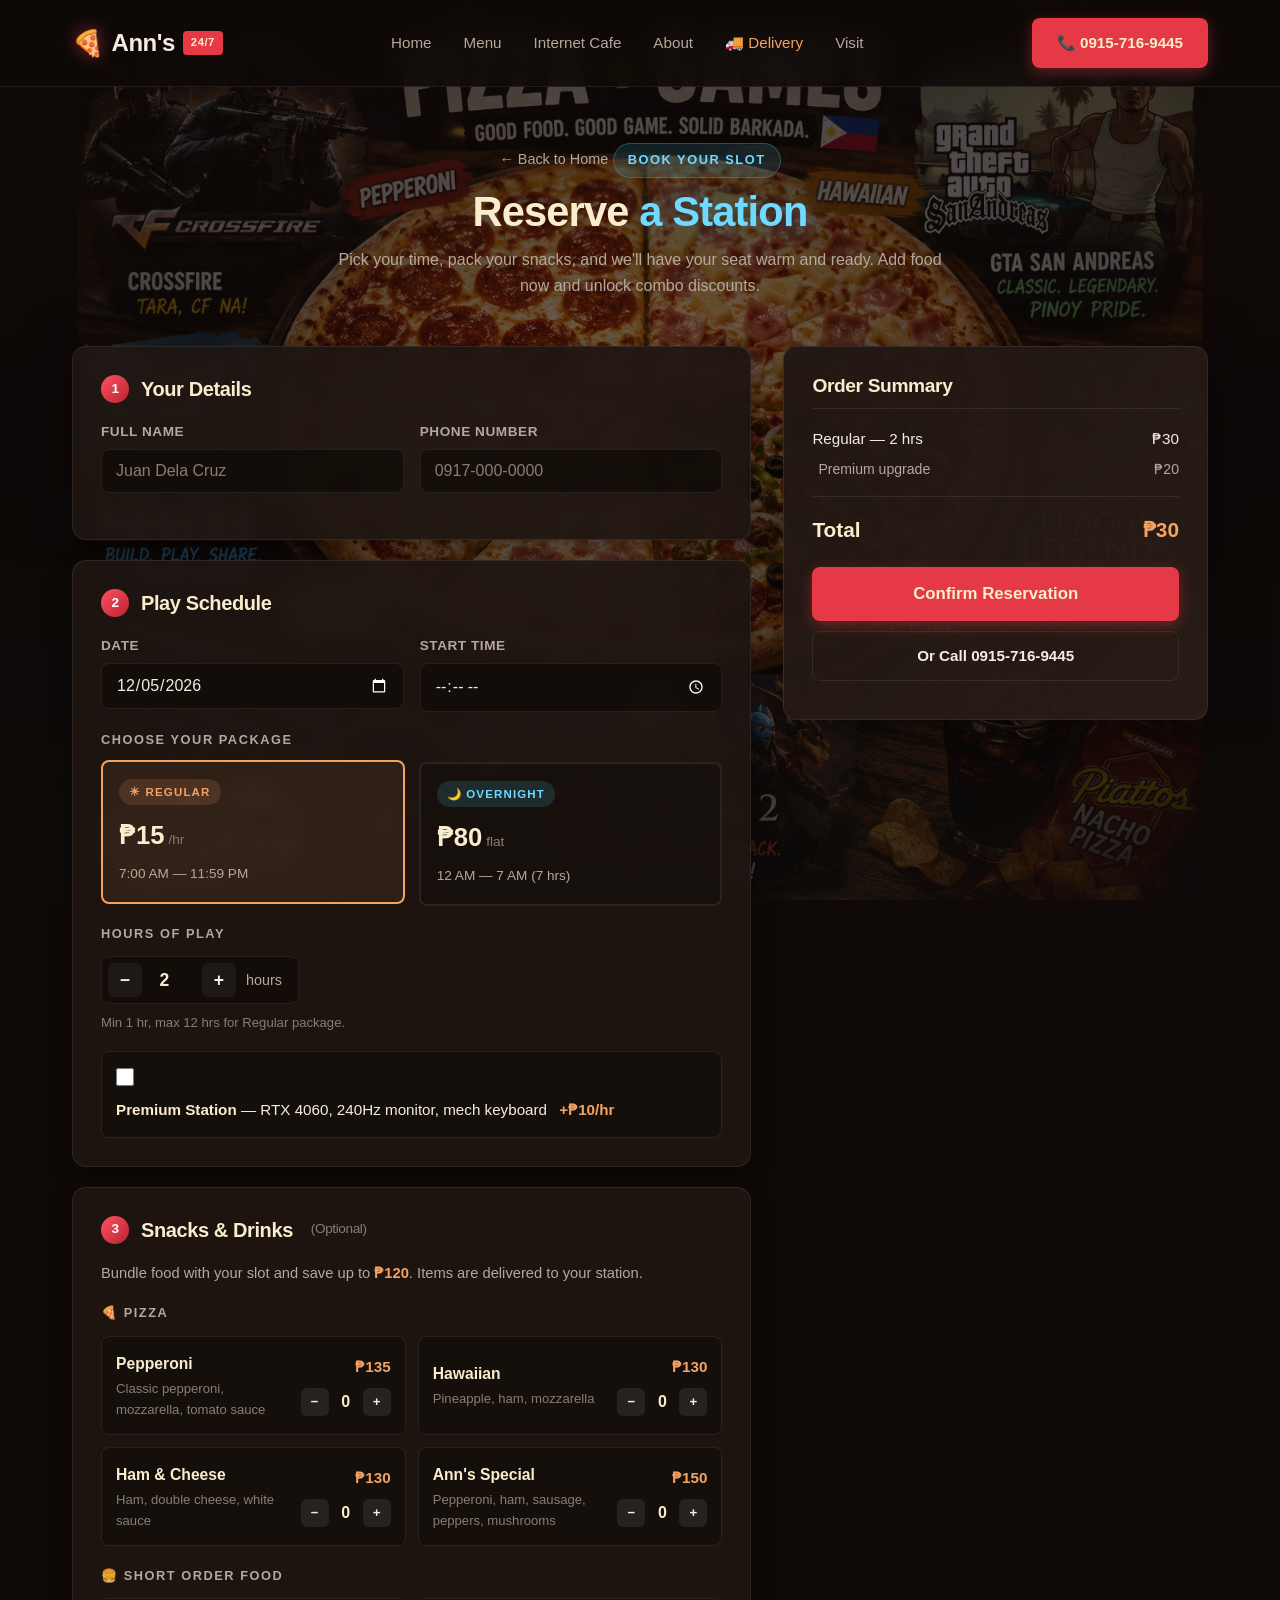
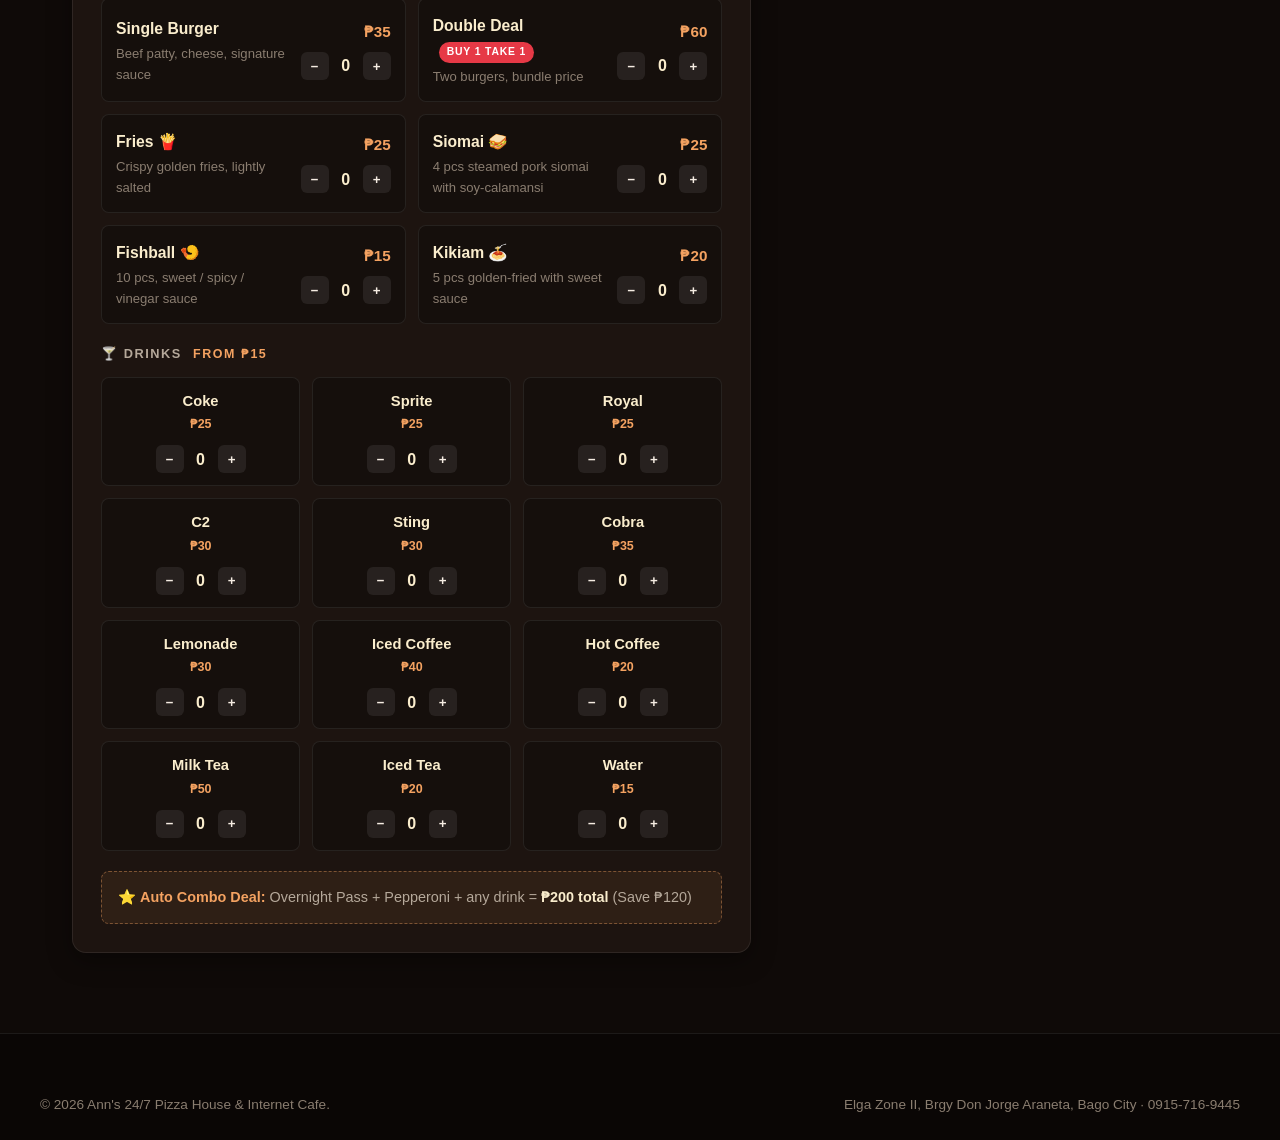
<file: anns-pizza-cafe/reserve.html>
<!DOCTYPE html>
<html lang="en">
<head>
    <meta charset="UTF-8">
    <meta name="viewport" content="width=device-width, initial-scale=1.0">
    <title>Reserve a Station &mdash; Ann's 24/7 Pizza House &amp; Internet Cafe</title>
    <link rel="stylesheet" href="styles.css">
    <link rel="stylesheet" href="reserve.css">
</head>
<body>
    <header class="site-header">
        <nav class="navbar">
            <a href="index.html" class="logo">
                <span class="logo-mark">&#127829;</span>
                Ann's
                <span class="logo-sub">24/7</span>
            </a>
            <ul class="nav-links">
                <li><a href="index.html#home">Home</a></li>
                <li><a href="index.html#menu">Menu</a></li>
                <li><a href="index.html#cafe">Internet Cafe</a></li>
                <li><a href="about.html">About</a></li>
                <li><a href="index.html#delivery" class="nav-delivery">&#128666; Delivery</a></li>
                <li><a href="index.html#contact">Visit</a></li>
            </ul>
            <a href="tel:09157169445" class="btn btn-primary nav-cta">&#128222; 0915-716-9445</a>
        </nav>
    </header>

    <section class="reserve-hero">
        <a href="index.html" class="back-link">&larr; Back to Home</a>
        <span class="eyebrow accent-blue">Book Your Slot</span>
        <h1>Reserve <span class="accent-blue">a Station</span></h1>
        <p>Pick your time, pack your snacks, and we&apos;ll have your seat warm and ready. Add food now and unlock combo discounts.</p>
    </section>

    <section class="reserve-wrap">
        <form id="reserve-form" class="reserve-grid" autocomplete="off">
            <!-- LEFT: Form -->
            <div class="reserve-main">
                <div class="form-card">
                    <h2><span class="step-num">1</span> Your Details</h2>
                    <div class="form-row">
                        <label>
                            Full Name
                            <input type="text" name="fullname" placeholder="Juan Dela Cruz" required>
                        </label>
                        <label>
                            Phone Number
                            <input type="tel" name="phone" placeholder="0917-000-0000" required>
                        </label>
                    </div>
                </div>

                <div class="form-card">
                    <h2><span class="step-num">2</span> Play Schedule</h2>
                    <div class="form-row">
                        <label>
                            Date
                            <input type="date" name="date" id="play-date" required>
                        </label>
                        <label>
                            Start Time
                            <input type="time" name="start-time" id="start-time" required>
                        </label>
                    </div>

                    <span class="field-label">Choose Your Package</span>
                    <div class="package-choice">
                        <label class="pkg-option">
                            <input type="radio" name="package" value="regular" checked>
                            <div class="pkg-card">
                                <span class="pkg-tag">&#9728; Regular</span>
                                <strong>&#8369;15<small>/hr</small></strong>
                                <span class="pkg-sub">7:00 AM &mdash; 11:59 PM</span>
                            </div>
                        </label>
                        <label class="pkg-option">
                            <input type="radio" name="package" value="overnight">
                            <div class="pkg-card">
                                <span class="pkg-tag pkg-tag-night">&#127769; Overnight</span>
                                <strong>&#8369;80<small>flat</small></strong>
                                <span class="pkg-sub">12 AM &mdash; 7 AM (7 hrs)</span>
                            </div>
                        </label>
                    </div>

                    <div class="duration-block" id="duration-block">
                        <span class="field-label">Hours of Play</span>
                        <div class="stepper">
                            <button type="button" class="step-btn" data-step="hours" data-dir="-1">&minus;</button>
                            <input type="number" id="hours" name="hours" min="1" max="12" value="2" readonly>
                            <button type="button" class="step-btn" data-step="hours" data-dir="1">+</button>
                            <span class="stepper-suffix">hours</span>
                        </div>
                        <span class="hint">Min 1 hr, max 12 hrs for Regular package.</span>
                    </div>

                    <label class="check-line">
                        <input type="checkbox" name="premium" id="premium">
                        <span>
                            <strong>Premium Station</strong> &mdash; RTX 4060, 240Hz monitor, mech keyboard
                            <em>+&#8369;10/hr</em>
                        </span>
                    </label>
                </div>

                <div class="form-card">
                    <h2><span class="step-num">3</span> Snacks &amp; Drinks <span class="optional">(Optional)</span></h2>
                    <p class="form-sub">Bundle food with your slot and save up to <strong>&#8369;120</strong>. Items are delivered to your station.</p>

                    <span class="field-label">&#127829; Pizza</span>
                    <div class="addon-grid" data-group="pizza">
                        <div class="addon" data-name="Pepperoni Pizza" data-price="135" data-key="pepperoni">
                            <div class="addon-info">
                                <strong>Pepperoni</strong>
                                <span>Classic pepperoni, mozzarella, tomato sauce</span>
                            </div>
                            <div class="addon-right">
                                <span class="addon-price">&#8369;135</span>
                                <div class="qty">
                                    <button type="button" class="qty-btn" data-dir="-1">&minus;</button>
                                    <span class="qty-num">0</span>
                                    <button type="button" class="qty-btn" data-dir="1">+</button>
                                </div>
                            </div>
                        </div>
                        <div class="addon" data-name="Hawaiian Pizza" data-price="130" data-key="hawaiian">
                            <div class="addon-info">
                                <strong>Hawaiian</strong>
                                <span>Pineapple, ham, mozzarella</span>
                            </div>
                            <div class="addon-right">
                                <span class="addon-price">&#8369;130</span>
                                <div class="qty">
                                    <button type="button" class="qty-btn" data-dir="-1">&minus;</button>
                                    <span class="qty-num">0</span>
                                    <button type="button" class="qty-btn" data-dir="1">+</button>
                                </div>
                            </div>
                        </div>
                        <div class="addon" data-name="Ham &amp; Cheese Pizza" data-price="130" data-key="hamcheese">
                            <div class="addon-info">
                                <strong>Ham &amp; Cheese</strong>
                                <span>Ham, double cheese, white sauce</span>
                            </div>
                            <div class="addon-right">
                                <span class="addon-price">&#8369;130</span>
                                <div class="qty">
                                    <button type="button" class="qty-btn" data-dir="-1">&minus;</button>
                                    <span class="qty-num">0</span>
                                    <button type="button" class="qty-btn" data-dir="1">+</button>
                                </div>
                            </div>
                        </div>
                        <div class="addon" data-name="Ann's Special Pizza" data-price="150" data-key="special">
                            <div class="addon-info">
                                <strong>Ann&apos;s Special</strong>
                                <span>Pepperoni, ham, sausage, peppers, mushrooms</span>
                            </div>
                            <div class="addon-right">
                                <span class="addon-price">&#8369;150</span>
                                <div class="qty">
                                    <button type="button" class="qty-btn" data-dir="-1">&minus;</button>
                                    <span class="qty-num">0</span>
                                    <button type="button" class="qty-btn" data-dir="1">+</button>
                                </div>
                            </div>
                        </div>
                    </div>

                    <span class="field-label">&#127828; Short Order Food</span>
                    <div class="addon-grid" data-group="shortorder">
                        <div class="addon" data-name="Single Burger" data-price="35" data-key="burger-single">
                            <div class="addon-info">
                                <strong>Single Burger</strong>
                                <span>Beef patty, cheese, signature sauce</span>
                            </div>
                            <div class="addon-right">
                                <span class="addon-price">&#8369;35</span>
                                <div class="qty">
                                    <button type="button" class="qty-btn" data-dir="-1">&minus;</button>
                                    <span class="qty-num">0</span>
                                    <button type="button" class="qty-btn" data-dir="1">+</button>
                                </div>
                            </div>
                        </div>
                        <div class="addon" data-name="Double Deal (Buy 1 Take 1)" data-price="60" data-key="burger-double">
                            <div class="addon-info">
                                <strong>Double Deal <em class="addon-flag">Buy 1 Take 1</em></strong>
                                <span>Two burgers, bundle price</span>
                            </div>
                            <div class="addon-right">
                                <span class="addon-price">&#8369;60</span>
                                <div class="qty">
                                    <button type="button" class="qty-btn" data-dir="-1">&minus;</button>
                                    <span class="qty-num">0</span>
                                    <button type="button" class="qty-btn" data-dir="1">+</button>
                                </div>
                            </div>
                        </div>
                        <div class="addon" data-name="Fries" data-price="25" data-key="fries">
                            <div class="addon-info">
                                <strong>Fries &#127839;</strong>
                                <span>Crispy golden fries, lightly salted</span>
                            </div>
                            <div class="addon-right">
                                <span class="addon-price">&#8369;25</span>
                                <div class="qty">
                                    <button type="button" class="qty-btn" data-dir="-1">&minus;</button>
                                    <span class="qty-num">0</span>
                                    <button type="button" class="qty-btn" data-dir="1">+</button>
                                </div>
                            </div>
                        </div>
                        <div class="addon" data-name="Siomai" data-price="25" data-key="siomai">
                            <div class="addon-info">
                                <strong>Siomai &#129386;</strong>
                                <span>4 pcs steamed pork siomai with soy-calamansi</span>
                            </div>
                            <div class="addon-right">
                                <span class="addon-price">&#8369;25</span>
                                <div class="qty">
                                    <button type="button" class="qty-btn" data-dir="-1">&minus;</button>
                                    <span class="qty-num">0</span>
                                    <button type="button" class="qty-btn" data-dir="1">+</button>
                                </div>
                            </div>
                        </div>
                        <div class="addon" data-name="Fishball" data-price="15" data-key="fishball">
                            <div class="addon-info">
                                <strong>Fishball &#127844;</strong>
                                <span>10 pcs, sweet / spicy / vinegar sauce</span>
                            </div>
                            <div class="addon-right">
                                <span class="addon-price">&#8369;15</span>
                                <div class="qty">
                                    <button type="button" class="qty-btn" data-dir="-1">&minus;</button>
                                    <span class="qty-num">0</span>
                                    <button type="button" class="qty-btn" data-dir="1">+</button>
                                </div>
                            </div>
                        </div>
                        <div class="addon" data-name="Kikiam" data-price="20" data-key="kikiam">
                            <div class="addon-info">
                                <strong>Kikiam &#127837;</strong>
                                <span>5 pcs golden-fried with sweet sauce</span>
                            </div>
                            <div class="addon-right">
                                <span class="addon-price">&#8369;20</span>
                                <div class="qty">
                                    <button type="button" class="qty-btn" data-dir="-1">&minus;</button>
                                    <span class="qty-num">0</span>
                                    <button type="button" class="qty-btn" data-dir="1">+</button>
                                </div>
                            </div>
                        </div>
                    </div>

                    <span class="field-label">&#127864; Drinks <em class="hint-inline">from &#8369;15</em></span>
                    <div class="addon-grid addon-grid-tight" data-group="drinks">
                        <div class="addon addon-mini" data-name="Coke" data-price="25" data-key="drink-coke">
                            <strong>Coke <em class="addon-mini-price">&#8369;25</em></strong>
                            <div class="qty">
                                <button type="button" class="qty-btn" data-dir="-1">&minus;</button>
                                <span class="qty-num">0</span>
                                <button type="button" class="qty-btn" data-dir="1">+</button>
                            </div>
                        </div>
                        <div class="addon addon-mini" data-name="Sprite" data-price="25" data-key="drink-sprite">
                            <strong>Sprite <em class="addon-mini-price">&#8369;25</em></strong>
                            <div class="qty">
                                <button type="button" class="qty-btn" data-dir="-1">&minus;</button>
                                <span class="qty-num">0</span>
                                <button type="button" class="qty-btn" data-dir="1">+</button>
                            </div>
                        </div>
                        <div class="addon addon-mini" data-name="Royal" data-price="25" data-key="drink-royal">
                            <strong>Royal <em class="addon-mini-price">&#8369;25</em></strong>
                            <div class="qty">
                                <button type="button" class="qty-btn" data-dir="-1">&minus;</button>
                                <span class="qty-num">0</span>
                                <button type="button" class="qty-btn" data-dir="1">+</button>
                            </div>
                        </div>
                        <div class="addon addon-mini" data-name="C2" data-price="30" data-key="drink-c2">
                            <strong>C2 <em class="addon-mini-price">&#8369;30</em></strong>
                            <div class="qty">
                                <button type="button" class="qty-btn" data-dir="-1">&minus;</button>
                                <span class="qty-num">0</span>
                                <button type="button" class="qty-btn" data-dir="1">+</button>
                            </div>
                        </div>
                        <div class="addon addon-mini" data-name="Sting" data-price="30" data-key="drink-sting">
                            <strong>Sting <em class="addon-mini-price">&#8369;30</em></strong>
                            <div class="qty">
                                <button type="button" class="qty-btn" data-dir="-1">&minus;</button>
                                <span class="qty-num">0</span>
                                <button type="button" class="qty-btn" data-dir="1">+</button>
                            </div>
                        </div>
                        <div class="addon addon-mini" data-name="Cobra" data-price="35" data-key="drink-cobra">
                            <strong>Cobra <em class="addon-mini-price">&#8369;35</em></strong>
                            <div class="qty">
                                <button type="button" class="qty-btn" data-dir="-1">&minus;</button>
                                <span class="qty-num">0</span>
                                <button type="button" class="qty-btn" data-dir="1">+</button>
                            </div>
                        </div>
                        <div class="addon addon-mini" data-name="Lemonade" data-price="30" data-key="drink-lemonade">
                            <strong>Lemonade <em class="addon-mini-price">&#8369;30</em></strong>
                            <div class="qty">
                                <button type="button" class="qty-btn" data-dir="-1">&minus;</button>
                                <span class="qty-num">0</span>
                                <button type="button" class="qty-btn" data-dir="1">+</button>
                            </div>
                        </div>
                        <div class="addon addon-mini" data-name="Iced Coffee" data-price="40" data-key="drink-icedcoffee">
                            <strong>Iced Coffee <em class="addon-mini-price">&#8369;40</em></strong>
                            <div class="qty">
                                <button type="button" class="qty-btn" data-dir="-1">&minus;</button>
                                <span class="qty-num">0</span>
                                <button type="button" class="qty-btn" data-dir="1">+</button>
                            </div>
                        </div>
                        <div class="addon addon-mini" data-name="Hot Coffee" data-price="20" data-key="drink-hotcoffee">
                            <strong>Hot Coffee <em class="addon-mini-price">&#8369;20</em></strong>
                            <div class="qty">
                                <button type="button" class="qty-btn" data-dir="-1">&minus;</button>
                                <span class="qty-num">0</span>
                                <button type="button" class="qty-btn" data-dir="1">+</button>
                            </div>
                        </div>
                        <div class="addon addon-mini" data-name="Milk Tea" data-price="50" data-key="drink-milktea">
                            <strong>Milk Tea <em class="addon-mini-price">&#8369;50</em></strong>
                            <div class="qty">
                                <button type="button" class="qty-btn" data-dir="-1">&minus;</button>
                                <span class="qty-num">0</span>
                                <button type="button" class="qty-btn" data-dir="1">+</button>
                            </div>
                        </div>
                        <div class="addon addon-mini" data-name="Iced Tea" data-price="20" data-key="drink-icedtea">
                            <strong>Iced Tea <em class="addon-mini-price">&#8369;20</em></strong>
                            <div class="qty">
                                <button type="button" class="qty-btn" data-dir="-1">&minus;</button>
                                <span class="qty-num">0</span>
                                <button type="button" class="qty-btn" data-dir="1">+</button>
                            </div>
                        </div>
                        <div class="addon addon-mini" data-name="Bottled Water" data-price="15" data-key="drink-water">
                            <strong>Water <em class="addon-mini-price">&#8369;15</em></strong>
                            <div class="qty">
                                <button type="button" class="qty-btn" data-dir="-1">&minus;</button>
                                <span class="qty-num">0</span>
                                <button type="button" class="qty-btn" data-dir="1">+</button>
                            </div>
                        </div>
                    </div>

                    <div class="promo-note" id="promo-note">
                        &#11088; <strong>Auto Combo Deal:</strong> Overnight Pass + Pepperoni + any drink = <em>&#8369;200 total</em> (Save &#8369;120)
                    </div>
                </div>
            </div>

            <!-- RIGHT: Summary -->
            <aside class="reserve-summary">
                <div class="summary-card">
                    <h3>Order Summary</h3>

                    <div class="summary-section">
                        <div class="summary-row">
                            <span id="sum-package-label">Regular &mdash; 2 hrs</span>
                            <span id="sum-package-price">&#8369;30</span>
                        </div>
                        <div class="summary-row summary-sub" id="sum-premium-row" hidden>
                            <span id="sum-premium-label">Premium upgrade</span>
                            <span id="sum-premium-price">&#8369;20</span>
                        </div>
                    </div>

                    <div class="summary-section" id="sum-addons-section" hidden>
                        <strong class="summary-heading">Snacks &amp; Drinks</strong>
                        <div id="sum-addons"></div>
                    </div>

                    <div class="summary-section" id="sum-discount-section" hidden>
                        <div class="summary-row discount-row">
                            <span>&#127881; Combo Discount</span>
                            <span id="sum-discount">&minus;&#8369;0</span>
                        </div>
                    </div>

                    <div class="summary-divider"></div>

                    <div class="summary-row summary-total">
                        <span>Total</span>
                        <span id="sum-total">&#8369;30</span>
                    </div>

                    <button type="submit" class="btn btn-primary btn-large btn-full">Confirm Reservation</button>
                    <a href="tel:09157169445" class="btn btn-ghost btn-full">Or Call 0915-716-9445</a>
                </div>
            </aside>
        </form>

        <div id="confirmation" class="confirmation" hidden>
            <span class="confirm-icon">&#9989;</span>
            <h2>Reservation Sent!</h2>
            <p id="confirm-text">We&apos;ll text you a confirmation shortly.</p>
            <a href="index.html" class="btn btn-primary">Back to Home</a>
        </div>
    </section>

    <footer class="site-footer">
        <div class="footer-bottom" style="border:0; padding-top:0;">
            <span>&copy; 2026 Ann&apos;s 24/7 Pizza House &amp; Internet Cafe.</span>
            <span>Elga Zone II, Brgy Don Jorge Araneta, Bago City &middot; 0915-716-9445</span>
        </div>
    </footer>

    <script>
        (function () {
            var form = document.getElementById('reserve-form');
            var dateInput = document.getElementById('play-date');
            var hoursInput = document.getElementById('hours');
            var premiumInput = document.getElementById('premium');
            var durationBlock = document.getElementById('duration-block');

            // Default date = today (Manila time)
            var nowManila = new Date().toLocaleString('en-CA', { timeZone: 'Asia/Manila' });
            dateInput.min = nowManila.slice(0, 10);
            dateInput.value = nowManila.slice(0, 10);

            // Steppers (hours)
            document.querySelectorAll('.step-btn').forEach(function (btn) {
                btn.addEventListener('click', function () {
                    var dir = parseInt(btn.dataset.dir, 10);
                    var v = parseInt(hoursInput.value, 10) + dir;
                    if (v < 1) v = 1;
                    if (v > 12) v = 12;
                    hoursInput.value = v;
                    update();
                });
            });

            // Add-on qty buttons
            document.querySelectorAll('.qty-btn').forEach(function (btn) {
                btn.addEventListener('click', function () {
                    var addon = btn.closest('.addon');
                    var num = addon.querySelector('.qty-num');
                    var v = parseInt(num.textContent, 10) + parseInt(btn.dataset.dir, 10);
                    if (v < 0) v = 0;
                    if (v > 10) v = 10;
                    num.textContent = v;
                    addon.classList.toggle('addon-active', v > 0);
                    update();
                });
            });

            // Package change
            document.querySelectorAll('input[name="package"]').forEach(function (r) {
                r.addEventListener('change', update);
            });
            premiumInput.addEventListener('change', update);

            function getSelectedPackage() {
                var el = document.querySelector('input[name="package"]:checked');
                return el ? el.value : 'regular';
            }

            function collectAddons() {
                var list = [];
                document.querySelectorAll('.addon').forEach(function (a) {
                    var qty = parseInt(a.querySelector('.qty-num').textContent, 10);
                    if (qty > 0) {
                        list.push({
                            key: a.dataset.key,
                            name: a.dataset.name.replace(/&amp;/g, '&').replace(/&apos;/g, "'"),
                            price: parseInt(a.dataset.price, 10),
                            qty: qty
                        });
                    }
                });
                return list;
            }

            function formatPeso(n) {
                return '₱' + n.toLocaleString('en-PH');
            }

            function update() {
                var pkg = getSelectedPackage();
                var hours = parseInt(hoursInput.value, 10);
                var premium = premiumInput.checked;
                var addons = collectAddons();

                // Package pricing
                var pkgLabel, pkgPrice;
                if (pkg === 'overnight') {
                    pkgLabel = 'Overnight Pass &mdash; 7 hrs flat';
                    pkgPrice = 80;
                    durationBlock.classList.add('disabled');
                } else {
                    pkgLabel = 'Regular &mdash; ' + hours + ' hr' + (hours > 1 ? 's' : '');
                    pkgPrice = 15 * hours;
                    durationBlock.classList.remove('disabled');
                }

                // Premium upgrade
                var premiumPrice = 0;
                if (premium) {
                    var prHours = pkg === 'overnight' ? 7 : hours;
                    premiumPrice = 10 * prHours;
                }

                document.getElementById('sum-package-label').innerHTML = pkgLabel;
                document.getElementById('sum-package-price').textContent = formatPeso(pkgPrice);

                var premRow = document.getElementById('sum-premium-row');
                if (premium) {
                    premRow.hidden = false;
                    document.getElementById('sum-premium-label').textContent =
                        'Premium upgrade (' + (pkg === 'overnight' ? 7 : hours) + ' hr)';
                    document.getElementById('sum-premium-price').textContent = formatPeso(premiumPrice);
                } else {
                    premRow.hidden = true;
                }

                // Add-ons
                var addonsTotal = 0;
                var addonsHtml = '';
                addons.forEach(function (a) {
                    addonsTotal += a.price * a.qty;
                    addonsHtml += '<div class="summary-row summary-sub">' +
                        '<span>' + a.name + ' &times;' + a.qty + '</span>' +
                        '<span>' + formatPeso(a.price * a.qty) + '</span>' +
                        '</div>';
                });
                var addonsSection = document.getElementById('sum-addons-section');
                if (addons.length > 0) {
                    addonsSection.hidden = false;
                    document.getElementById('sum-addons').innerHTML = addonsHtml;
                } else {
                    addonsSection.hidden = true;
                }

                // Combo discount: Overnight + Pepperoni + any drink = ₱200 total
                var discount = 0;
                var hasPepperoni = addons.some(function (a) { return a.key === 'pepperoni'; });
                var drinkAddon = addons.find(function (a) { return a.key.indexOf('drink-') === 0; });
                if (pkg === 'overnight' && hasPepperoni && drinkAddon) {
                    var rawCombo = 80 + 135 + drinkAddon.price;
                    discount = rawCombo - 200;
                    if (discount < 0) discount = 0;
                }

                // Volume bundle: 2+ pizzas = 10% off pizza total
                var pizzaKeys = ['pepperoni', 'hawaiian', 'hamcheese', 'special'];
                var pizzaQty = 0, pizzaSubtotal = 0;
                addons.forEach(function (a) {
                    if (pizzaKeys.indexOf(a.key) !== -1) {
                        pizzaQty += a.qty;
                        pizzaSubtotal += a.price * a.qty;
                    }
                });
                if (pizzaQty >= 2) {
                    discount += Math.round(pizzaSubtotal * 0.10);
                }

                var discSection = document.getElementById('sum-discount-section');
                if (discount > 0) {
                    discSection.hidden = false;
                    document.getElementById('sum-discount').textContent = '−' + formatPeso(discount);
                } else {
                    discSection.hidden = true;
                }

                var total = pkgPrice + premiumPrice + addonsTotal - discount;
                if (total < 0) total = 0;
                document.getElementById('sum-total').textContent = formatPeso(total);

                // Highlight combo note
                var note = document.getElementById('promo-note');
                if (pkg === 'overnight' && hasPepperoni && drinkAddon) {
                    note.classList.add('promo-note-active');
                } else {
                    note.classList.remove('promo-note-active');
                }
            }

            form.addEventListener('submit', function (e) {
                e.preventDefault();
                if (!form.reportValidity()) return;
                var fd = new FormData(form);
                var addons = collectAddons();
                var total = document.getElementById('sum-total').textContent;
                form.hidden = true;
                var conf = document.getElementById('confirmation');
                conf.hidden = false;
                document.getElementById('confirm-text').innerHTML =
                    'Thanks, <strong>' + (fd.get('fullname') || 'gamer') + '</strong>! Your slot for <strong>' +
                    fd.get('date') + '</strong> at <strong>' + fd.get('start-time') + '</strong> is locked in. ' +
                    'Total: <strong>' + total + '</strong>. We&rsquo;ll text confirmation to ' +
                    '<strong>' + (fd.get('phone') || 'your number') + '</strong>.';
                window.scrollTo({ top: 0, behavior: 'smooth' });
            });

            update();
        })();
    </script>
</body>
</html>
</file>
<file: anns-pizza-cafe/styles.css>
:root {
    --bg: #0f0a08;
    --bg-soft: #1a120e;
    --bg-card: #1f1612;
    --surface: #2a1d17;
    --border: rgba(255, 255, 255, 0.08);
    --text: #f5ece2;
    --text-dim: #b5a89a;
    --text-mute: #8a7d70;
    --red: #e63946;
    --red-dark: #b8232f;
    --red-bright: #ff5263;
    --blue: #4cc9f0;
    --blue-dark: #2a9bc4;
    --blue-bright: #6fd9ff;
    --gold: #f4a261;
    --cream: #faedcd;
    --shadow-lg: 0 24px 60px rgba(0, 0, 0, 0.45);
    --shadow-md: 0 8px 24px rgba(0, 0, 0, 0.35);
    --radius: 14px;
    --radius-sm: 8px;
    --maxw: 1200px;
}

* {
    box-sizing: border-box;
    margin: 0;
    padding: 0;
}

html {
    scroll-behavior: smooth;
}

body {
    font-family: -apple-system, BlinkMacSystemFont, "Segoe UI", Roboto, "Helvetica Neue", Arial, sans-serif;
    background: var(--bg);
    color: var(--text);
    line-height: 1.6;
    overflow-x: hidden;
    position: relative;
}

/* ===== Animated background image (full photo visible) ===== */
body::before {
    content: '';
    position: fixed;
    inset: 0;
    background-image: url('46681ae6-e1f2-4aca-9fba-7cf194dd0c22.png');
    background-size: contain;
    background-position: center center;
    background-repeat: no-repeat;
    background-color: #0a0705;
    z-index: -2;
    animation: bgFloat 18s ease-in-out infinite alternate;
    will-change: transform, filter;
}

body::after {
    content: '';
    position: fixed;
    inset: 0;
    background:
        radial-gradient(ellipse at center, rgba(15, 10, 8, 0.55) 0%, rgba(15, 10, 8, 0.85) 100%),
        linear-gradient(180deg, rgba(230, 57, 70, 0.04) 0%, transparent 50%, rgba(76, 201, 240, 0.04) 100%);
    z-index: -1;
    pointer-events: none;
    animation: overlayPulse 6s ease-in-out infinite alternate;
}

@keyframes bgFloat {
    0%   { transform: translate(0%, 0%); filter: brightness(1) saturate(1); }
    25%  { transform: translate(-0.6%, -0.4%); filter: brightness(1.04) saturate(1.06); }
    50%  { transform: translate(0.4%, 0.6%); filter: brightness(0.98) saturate(1.02); }
    75%  { transform: translate(-0.4%, 0.5%); filter: brightness(1.06) saturate(1.08); }
    100% { transform: translate(0.6%, -0.5%); filter: brightness(1) saturate(1); }
}

@keyframes overlayPulse {
    0%   { opacity: 0.95; }
    100% { opacity: 0.78; }
}

@media (prefers-reduced-motion: reduce) {
    body::before,
    body::after {
        animation: none;
    }
}

h1, h2, h3, h4 {
    font-weight: 800;
    letter-spacing: -0.02em;
    line-height: 1.1;
}

a {
    color: inherit;
    text-decoration: none;
}

img {
    max-width: 100%;
    display: block;
}

ul {
    list-style: none;
}

/* ===== Header & Nav ===== */
.site-header {
    position: sticky;
    top: 0;
    z-index: 50;
    background: rgba(15, 10, 8, 0.85);
    backdrop-filter: blur(12px);
    border-bottom: 1px solid var(--border);
}

.navbar {
    max-width: var(--maxw);
    margin: 0 auto;
    padding: 18px 32px;
    display: flex;
    align-items: center;
    justify-content: space-between;
    gap: 24px;
}

.logo {
    display: flex;
    align-items: center;
    gap: 8px;
    font-size: 1.5rem;
    font-weight: 900;
    letter-spacing: -0.02em;
}

.logo-mark {
    font-size: 1.6rem;
    filter: drop-shadow(0 0 8px rgba(230, 57, 70, 0.6));
}

.logo-sub {
    font-size: 0.7rem;
    font-weight: 700;
    background: var(--red);
    color: var(--cream);
    padding: 3px 8px;
    border-radius: 4px;
    letter-spacing: 0.05em;
}

.nav-links {
    display: flex;
    gap: 32px;
}

.nav-links a {
    color: var(--text-dim);
    font-weight: 500;
    font-size: 0.95rem;
    transition: color 0.2s;
}

.nav-links a:hover {
    color: var(--text);
}

.status-bar {
    background: linear-gradient(90deg, var(--red-dark), var(--red));
    color: var(--cream);
    text-align: center;
    padding: 8px 16px;
    font-size: 0.85rem;
    display: flex;
    align-items: center;
    justify-content: center;
    gap: 10px;
    flex-wrap: wrap;
}

.status-dot {
    width: 8px;
    height: 8px;
    background: #4ade80;
    border-radius: 50%;
    box-shadow: 0 0 8px #4ade80;
    animation: pulse 2s infinite;
}

@keyframes pulse {
    0%, 100% { opacity: 1; transform: scale(1); }
    50% { opacity: 0.6; transform: scale(1.2); }
}

.status-sep {
    opacity: 0.5;
}

/* ===== Buttons ===== */
.btn {
    display: inline-flex;
    align-items: center;
    justify-content: center;
    padding: 12px 24px;
    border-radius: var(--radius-sm);
    font-weight: 700;
    font-size: 0.95rem;
    transition: transform 0.15s, box-shadow 0.2s, background 0.2s;
    cursor: pointer;
    border: 1px solid transparent;
    white-space: nowrap;
}

.btn-primary {
    background: var(--red);
    color: var(--cream);
    box-shadow: 0 4px 14px rgba(230, 57, 70, 0.4);
}

.btn-primary:hover {
    background: var(--red-bright);
    transform: translateY(-2px);
    box-shadow: 0 8px 22px rgba(230, 57, 70, 0.55);
}

.btn-ghost {
    background: transparent;
    color: var(--text);
    border-color: var(--border);
}

.btn-ghost:hover {
    background: rgba(255, 255, 255, 0.06);
    border-color: rgba(255, 255, 255, 0.18);
}

.btn-small {
    padding: 8px 16px;
    font-size: 0.85rem;
}

.btn-large {
    padding: 16px 32px;
    font-size: 1.05rem;
}

/* ===== Hero ===== */
.hero {
    padding: 80px 32px 100px;
    position: relative;
    overflow: hidden;
    background: radial-gradient(ellipse at top left, rgba(230, 57, 70, 0.12), transparent 60%),
                radial-gradient(ellipse at top right, rgba(76, 201, 240, 0.08), transparent 60%);
}

.hero-inner {
    max-width: var(--maxw);
    margin: 0 auto;
    display: grid;
    grid-template-columns: 1.1fr 1fr;
    gap: 64px;
    align-items: center;
}

.eyebrow {
    display: inline-block;
    text-transform: uppercase;
    font-size: 0.8rem;
    font-weight: 700;
    letter-spacing: 0.12em;
    color: var(--red-bright);
    padding: 6px 14px;
    background: rgba(230, 57, 70, 0.12);
    border: 1px solid rgba(230, 57, 70, 0.3);
    border-radius: 100px;
    margin-bottom: 20px;
}

.eyebrow.accent-blue {
    color: var(--blue-bright);
    background: rgba(76, 201, 240, 0.12);
    border-color: rgba(76, 201, 240, 0.3);
}

.hero h1 {
    font-size: clamp(2.5rem, 5vw, 4.2rem);
    margin-bottom: 24px;
}

.accent-red {
    color: var(--red-bright);
    text-shadow: 0 0 30px rgba(230, 57, 70, 0.4);
}

.accent-blue {
    color: var(--blue-bright);
    text-shadow: 0 0 30px rgba(76, 201, 240, 0.4);
}

.hero-sub {
    font-size: 1.1rem;
    color: var(--text-dim);
    margin-bottom: 32px;
    max-width: 520px;
}

.hero-actions {
    display: flex;
    gap: 16px;
    margin-bottom: 40px;
    flex-wrap: wrap;
}

.hero-stats {
    display: flex;
    gap: 40px;
}

.hero-stats > div {
    display: flex;
    flex-direction: column;
}

.hero-stats strong {
    font-size: 1.8rem;
    color: var(--text);
}

.hero-stats span {
    font-size: 0.85rem;
    color: var(--text-mute);
}

/* Hero visual */
.hero-visual {
    position: relative;
    height: 480px;
    display: flex;
    align-items: center;
    justify-content: center;
}

.glow-orb {
    position: absolute;
    width: 280px;
    height: 280px;
    border-radius: 50%;
    filter: blur(80px);
    opacity: 0.55;
}

.glow-red {
    background: var(--red);
    top: 10%;
    left: 10%;
}

.glow-blue {
    background: var(--blue);
    bottom: 10%;
    right: 10%;
}

.pizza-disc {
    position: relative;
    width: 360px;
    height: 360px;
    border-radius: 50%;
    overflow: hidden;
    box-shadow:
        var(--shadow-lg),
        0 0 60px rgba(230, 57, 70, 0.45),
        0 0 120px rgba(244, 162, 97, 0.25);
    animation: pizzaPulse 4s ease-in-out infinite;
}

.pizza-logo {
    width: 100%;
    height: 100%;
    object-fit: cover;
    display: block;
    transition: transform 0.6s ease;
}

.pizza-disc:hover .pizza-logo {
    transform: scale(1.05) rotate(3deg);
}

@keyframes pizzaPulse {
    0%, 100% {
        box-shadow:
            var(--shadow-lg),
            0 0 60px rgba(230, 57, 70, 0.45),
            0 0 120px rgba(244, 162, 97, 0.25);
    }
    50% {
        box-shadow:
            var(--shadow-lg),
            0 0 80px rgba(230, 57, 70, 0.6),
            0 0 160px rgba(244, 162, 97, 0.35);
    }
}

.card-float {
    position: absolute;
    background: var(--bg-card);
    border: 1px solid var(--border);
    padding: 14px 18px;
    border-radius: var(--radius);
    display: flex;
    align-items: center;
    gap: 12px;
    box-shadow: var(--shadow-md);
    backdrop-filter: blur(10px);
    z-index: 3;
}

.card-float strong {
    display: block;
    font-size: 0.95rem;
}

.card-float span {
    font-size: 0.75rem;
    color: var(--text-mute);
}

.card-icon {
    font-size: 1.6rem;
}

.card-flavors {
    top: 6%;
    right: -10px;
    animation: float 4s ease-in-out infinite;
    padding: 10px 16px 10px 10px;
}

.card-pc {
    top: 44%;
    right: -30px;
    animation: float 4s ease-in-out infinite 1s;
    padding: 10px 16px 10px 10px;
}

.card-time {
    bottom: 6%;
    left: -20px;
    animation: float 4s ease-in-out infinite 2s;
}

@keyframes float {
    0%, 100% { transform: translateY(0); }
    50% { transform: translateY(-12px); }
}

/* ===== Animated pizza-flavor thumbnail ===== */
.flavor-cycle {
    position: relative;
    width: 52px;
    height: 52px;
    border-radius: 50%;
    overflow: hidden;
    border: 2px solid rgba(244, 162, 97, 0.6);
    box-shadow: 0 4px 12px rgba(0, 0, 0, 0.4);
    flex-shrink: 0;
}

.flavor-slide {
    position: absolute;
    inset: 0;
    background-size: cover;
    background-position: center center;
    background-repeat: no-repeat;
    opacity: 0;
    animation: flavorCycle 12s infinite;
}

.flavor-pepperoni { background-image: url('pepperoni.jpg'); animation-delay: 0s; }
.flavor-hawaiian  { background-image: url('Hawaiian.jpg');  animation-delay: 3s; }
.flavor-hamcheese { background-image: url('ham%20and%20cheese.jpg'); animation-delay: 6s; }
.flavor-special   { background-image: url('special.jpg');   animation-delay: 9s; }

@keyframes flavorCycle {
    0%, 25% { opacity: 1; transform: scale(1); }
    27%, 100% { opacity: 0; transform: scale(1.08); }
}

/* Flavor name text cycle, synced to image cycle */
.flavor-name {
    display: block;
    position: relative;
    min-height: 1.2em;
    overflow: hidden;
}

.flavor-name span {
    display: block;
    position: absolute;
    top: 0;
    left: 0;
    white-space: nowrap;
    opacity: 0;
    animation: flavorTextCycle 12s infinite;
    font-size: 0.95rem;
    color: var(--cream);
}

.flavor-name span:nth-child(1) { animation-delay: 0s; }
.flavor-name span:nth-child(2) { animation-delay: 3s; }
.flavor-name span:nth-child(3) { animation-delay: 6s; }
.flavor-name span:nth-child(4) { animation-delay: 9s; }

@keyframes flavorTextCycle {
    0%, 25% { opacity: 1; transform: translateY(0); }
    27%, 100% { opacity: 0; transform: translateY(-6px); }
}

/* ===== Internet cafe PC illustration ===== */
.pc-illustration {
    position: relative;
    width: 52px;
    height: 52px;
    display: flex;
    flex-direction: column;
    align-items: center;
    justify-content: center;
    flex-shrink: 0;
}

.pc-monitor {
    width: 46px;
    display: flex;
    flex-direction: column;
    align-items: center;
}

.pc-screen {
    width: 46px;
    height: 30px;
    background: linear-gradient(135deg, #0a0e1a 0%, #1a2540 100%);
    border: 2px solid #2a3550;
    border-radius: 4px;
    position: relative;
    overflow: hidden;
    padding: 4px;
    box-shadow: inset 0 0 8px rgba(76, 201, 240, 0.25);
}

.pc-bar {
    display: block;
    height: 3px;
    border-radius: 1px;
    margin-bottom: 3px;
    animation: pcLoad 2s ease-in-out infinite;
}

.pc-bar-1 {
    width: 70%;
    background: var(--blue-bright);
    animation-delay: 0s;
}

.pc-bar-2 {
    width: 50%;
    background: var(--gold);
    animation-delay: 0.3s;
}

.pc-bar-3 {
    width: 85%;
    background: var(--red-bright);
    animation-delay: 0.6s;
}

@keyframes pcLoad {
    0%, 100% { opacity: 0.4; transform: scaleX(0.6); transform-origin: left; }
    50% { opacity: 1; transform: scaleX(1); }
}

.pc-stand {
    width: 8px;
    height: 4px;
    background: #2a3550;
    margin-top: 1px;
}

.pc-base {
    width: 18px;
    height: 2px;
    background: #2a3550;
    border-radius: 2px;
}

.pc-keyboard {
    width: 36px;
    height: 4px;
    background: linear-gradient(90deg, #2a3550, #3a4565, #2a3550);
    border-radius: 2px;
    margin-top: 3px;
}

/* ===== Features ===== */
.features {
    max-width: var(--maxw);
    margin: 0 auto;
    padding: 60px 32px;
    display: grid;
    grid-template-columns: repeat(auto-fit, minmax(220px, 1fr));
    gap: 24px;
}

.feature {
    background: var(--bg-soft);
    border: 1px solid var(--border);
    border-radius: var(--radius);
    padding: 28px;
    transition: transform 0.2s, border-color 0.2s;
}

.feature:hover {
    transform: translateY(-4px);
    border-color: rgba(230, 57, 70, 0.4);
}

.feature-icon {
    font-size: 2rem;
    margin-bottom: 14px;
}

.feature h3 {
    font-size: 1.15rem;
    margin-bottom: 8px;
}

.feature p {
    font-size: 0.92rem;
    color: var(--text-dim);
}

/* ===== Section header ===== */
.section-header {
    text-align: center;
    margin-bottom: 48px;
}

.section-header h2 {
    font-size: clamp(2rem, 4vw, 3rem);
    margin-bottom: 12px;
}

.section-header p {
    color: var(--text-dim);
    font-size: 1.05rem;
}

/* ===== Menu ===== */
.menu {
    max-width: var(--maxw);
    margin: 0 auto;
    padding: 80px 32px;
}

.menu-grid {
    display: grid;
    grid-template-columns: repeat(auto-fit, minmax(280px, 1fr));
    gap: 24px;
    margin-bottom: 48px;
}

.menu-card {
    background: var(--bg-card);
    border: 1px solid var(--border);
    border-radius: var(--radius);
    overflow: hidden;
    transition: transform 0.2s, box-shadow 0.2s, border-color 0.2s;
}

.menu-card:hover {
    transform: translateY(-6px);
    border-color: rgba(230, 57, 70, 0.4);
    box-shadow: var(--shadow-md);
}

.menu-image {
    height: 200px;
    position: relative;
    display: flex;
    align-items: flex-start;
    padding: 16px;
    background-size: cover;
    background-position: center center;
    background-repeat: no-repeat;
    overflow: hidden;
    transition: transform 0.4s ease;
}

.menu-card {
    overflow: hidden;
}

.menu-card:hover .menu-image {
    transform: scale(1.05);
}

.menu-image.pepperoni {
    background-image: url('pepperoni.jpg');
}
.menu-image.hawaiian {
    background-image: url('Hawaiian.jpg');
}
.menu-image.hamcheese {
    background-image: url('ham%20and%20cheese.jpg');
}
.menu-image.special {
    background-image: url('special.jpg');
}

.menu-grid-4 {
    grid-template-columns: repeat(auto-fit, minmax(240px, 1fr));
}

.menu-image::after {
    content: '';
    position: absolute;
    inset: 0;
    background: linear-gradient(to bottom,
        rgba(0, 0, 0, 0.15) 0%,
        rgba(0, 0, 0, 0) 40%,
        rgba(0, 0, 0, 0.55) 100%);
    pointer-events: none;
}

.menu-tag {
    position: relative;
    z-index: 2;
    background: rgba(0, 0, 0, 0.6);
    color: var(--cream);
    padding: 5px 12px;
    border-radius: 100px;
    font-size: 0.75rem;
    font-weight: 600;
    letter-spacing: 0.05em;
    text-transform: uppercase;
    backdrop-filter: blur(6px);
}

.tag-hot {
    background: var(--red);
}

.tag-new {
    background: var(--blue);
    color: var(--bg);
}

.menu-body {
    padding: 22px;
}

.menu-body h3 {
    font-size: 1.25rem;
    margin-bottom: 8px;
}

.menu-desc {
    color: var(--text-dim);
    font-size: 0.9rem;
    margin-bottom: 18px;
    min-height: 42px;
}

.menu-footer {
    display: flex;
    align-items: center;
    justify-content: space-between;
}

.price {
    font-size: 1.4rem;
    font-weight: 800;
    color: var(--gold);
}

/* ===== Extras Block (Burgers + Drinks) ===== */
.extras-block {
    display: grid;
    grid-template-columns: 1.2fr 1fr;
    gap: 24px;
    margin-top: 12px;
}

.extras-card {
    background: var(--bg-soft);
    border: 1px solid var(--border);
    border-radius: var(--radius);
    padding: 28px;
}

.extras-head {
    margin-bottom: 20px;
}

.extras-head .eyebrow {
    margin-bottom: 12px;
}

.extras-head h3 {
    font-size: 1.35rem;
}

.burger-row {
    display: grid;
    grid-template-columns: 1fr 1fr;
    gap: 14px;
}

.burger-row-grid {
    grid-template-columns: repeat(auto-fit, minmax(200px, 1fr));
}

.burger-deal {
    position: relative;
    background: var(--bg-card);
    border: 1px solid var(--border);
    border-radius: var(--radius-sm);
    padding: 18px;
    display: flex;
    flex-direction: column;
    align-items: flex-start;
    gap: 10px;
    transition: transform 0.2s, border-color 0.2s;
}

.burger-deal:hover {
    transform: translateY(-3px);
    border-color: rgba(244, 162, 97, 0.5);
}

.burger-deal-featured {
    background: linear-gradient(140deg, rgba(244, 162, 97, 0.15), rgba(230, 57, 70, 0.1));
    border-color: rgba(244, 162, 97, 0.5);
}

.burger-flag {
    position: absolute;
    top: -10px;
    right: 14px;
    background: var(--gold);
    color: var(--bg);
    padding: 4px 12px;
    border-radius: 100px;
    font-size: 0.7rem;
    font-weight: 800;
    text-transform: uppercase;
    letter-spacing: 0.05em;
}

.burger-icon {
    font-size: 1.8rem;
}

.burger-deal strong {
    display: block;
    font-size: 1rem;
    margin-bottom: 2px;
}

.burger-deal > div span {
    font-size: 0.82rem;
    color: var(--text-dim);
}

.burger-price {
    font-size: 1.5rem;
    font-weight: 800;
    color: var(--gold);
    align-self: flex-end;
}

.drinks-row {
    display: flex;
    flex-wrap: wrap;
    gap: 10px;
    margin-bottom: 14px;
}

.drink-chip {
    display: flex;
    align-items: center;
    gap: 8px;
    padding: 8px 14px;
    background: var(--bg-card);
    border: 1px solid var(--border);
    border-radius: 100px;
    font-size: 0.88rem;
}

.drink-dot {
    width: 10px;
    height: 10px;
    border-radius: 50%;
    box-shadow: 0 0 8px currentColor;
}

.drink-coke { background: #d4282c; color: #d4282c; }
.drink-sprite { background: #4caf50; color: #4caf50; }
.drink-royal { background: #ff6b35; color: #ff6b35; }
.drink-c2 { background: #f4d35e; color: #f4d35e; }
.drink-sting { background: #ffd700; color: #ffd700; }
.drink-cobra { background: #9b59b6; color: #9b59b6; }
.drink-lemonade { background: #f7e96b; color: #f7e96b; }
.drink-icedcoffee { background: #6b4423; color: #a87555; }
.drink-hotcoffee { background: #3a2418; color: #8a5a3a; }
.drink-milktea { background: #d6b28d; color: #d6b28d; }
.drink-icedtea { background: #b8651f; color: #d8853f; }
.drink-water { background: #a8d8e8; color: #a8d8e8; }

.drinks-note {
    font-size: 0.82rem;
    color: var(--text-mute);
    font-style: italic;
}

/* ===== Package time tags (cafe) ===== */
.package {
    position: relative;
}

.package-time-tag {
    display: inline-block;
    background: rgba(244, 162, 97, 0.18);
    color: var(--gold);
    padding: 4px 10px;
    border-radius: 100px;
    font-size: 0.72rem;
    font-weight: 700;
    text-transform: uppercase;
    letter-spacing: 0.06em;
    margin-bottom: 12px;
}

.package-time-night {
    background: rgba(76, 201, 240, 0.18);
    color: var(--blue-bright);
}

.package-grid-2 {
    grid-template-columns: repeat(auto-fit, minmax(280px, 1fr));
    max-width: 760px;
    margin-left: auto;
    margin-right: auto;
}

@media (max-width: 720px) {
    .extras-block {
        grid-template-columns: 1fr;
    }
    .burger-row {
        grid-template-columns: 1fr;
    }
}

/* ===== Cafe ===== */
.cafe {
    background:
        radial-gradient(ellipse at top right, rgba(76, 201, 240, 0.15), transparent 60%),
        rgba(26, 18, 14, 0.55);
    backdrop-filter: blur(4px);
    padding: 80px 32px;
    border-top: 1px solid var(--border);
    border-bottom: 1px solid var(--border);
}

.cafe-inner {
    max-width: var(--maxw);
    margin: 0 auto;
}

.cafe-text {
    text-align: center;
}

.cafe h2 {
    font-size: clamp(2rem, 4vw, 3rem);
    margin-bottom: 16px;
}

.cafe-text > p {
    color: var(--text-dim);
    max-width: 680px;
    margin: 0 auto 48px;
    font-size: 1.05rem;
}

.package-grid {
    display: grid;
    grid-template-columns: repeat(auto-fit, minmax(260px, 1fr));
    gap: 24px;
    margin-bottom: 40px;
    text-align: left;
}

.package {
    background: var(--bg-card);
    border: 1px solid var(--border);
    border-radius: var(--radius);
    padding: 28px;
    position: relative;
    transition: transform 0.2s, border-color 0.2s;
}

.package:hover {
    transform: translateY(-4px);
    border-color: rgba(76, 201, 240, 0.4);
}

.package-featured {
    border-color: var(--blue);
    box-shadow: 0 0 0 1px var(--blue), 0 8px 30px rgba(76, 201, 240, 0.2);
}

.package-flag {
    position: absolute;
    top: -12px;
    right: 20px;
    background: var(--blue);
    color: var(--bg);
    padding: 4px 12px;
    border-radius: 100px;
    font-size: 0.75rem;
    font-weight: 700;
    text-transform: uppercase;
    letter-spacing: 0.05em;
}

.package-head {
    display: flex;
    align-items: baseline;
    justify-content: space-between;
    margin-bottom: 6px;
}

.package-head h3 {
    font-size: 1.4rem;
}

.package-price {
    font-size: 1.8rem;
    font-weight: 800;
    color: var(--blue-bright);
}

.package-price small {
    font-size: 0.85rem;
    color: var(--text-mute);
    font-weight: 500;
}

.package-sub {
    color: var(--text-dim);
    font-size: 0.9rem;
    margin-bottom: 18px;
}

.package ul {
    display: flex;
    flex-direction: column;
    gap: 10px;
}

.package li {
    padding-left: 24px;
    position: relative;
    color: var(--text-dim);
    font-size: 0.92rem;
}

.package li::before {
    content: '\2713';
    position: absolute;
    left: 0;
    color: var(--blue-bright);
    font-weight: 700;
}

.promo-highlight {
    position: relative;
    margin-top: 32px;
    padding: 32px 36px;
    background:
        radial-gradient(circle at 0% 0%, rgba(230, 57, 70, 0.22), transparent 55%),
        radial-gradient(circle at 100% 100%, rgba(76, 201, 240, 0.18), transparent 55%),
        linear-gradient(135deg, rgba(26, 18, 14, 0.92), rgba(42, 29, 23, 0.92));
    border: 1px solid rgba(244, 162, 97, 0.35);
    border-radius: var(--radius);
    box-shadow:
        var(--shadow-lg),
        inset 0 1px 0 rgba(255, 255, 255, 0.04);
    overflow: hidden;
}

.promo-highlight::before {
    content: '';
    position: absolute;
    inset: -2px;
    border-radius: calc(var(--radius) + 2px);
    background: linear-gradient(120deg,
        transparent 0%,
        transparent 35%,
        rgba(244, 162, 97, 0.6) 50%,
        transparent 65%,
        transparent 100%);
    background-size: 250% 250%;
    z-index: -1;
    animation: promoShine 6s linear infinite;
    opacity: 0.5;
}

@keyframes promoShine {
    0% { background-position: 200% 0; }
    100% { background-position: -100% 0; }
}

.promo-ribbon {
    position: absolute;
    top: 18px;
    right: -42px;
    transform: rotate(35deg);
    background: linear-gradient(135deg, var(--red-bright), var(--red-dark));
    color: #fff;
    font-size: 0.78rem;
    font-weight: 700;
    letter-spacing: 0.08em;
    text-transform: uppercase;
    padding: 6px 50px;
    box-shadow: 0 4px 14px rgba(230, 57, 70, 0.45);
    z-index: 2;
}

.promo-body {
    display: grid;
    grid-template-columns: 1.4fr auto;
    gap: 32px;
    align-items: center;
}

.promo-info {
    text-align: left;
}

.promo-eyebrow {
    display: inline-block;
    color: var(--gold);
    font-size: 0.72rem;
    font-weight: 700;
    letter-spacing: 0.2em;
    text-transform: uppercase;
    margin-bottom: 8px;
}

.promo-title {
    display: block;
    font-size: 1.7rem;
    line-height: 1.15;
    color: var(--cream);
    margin-bottom: 14px;
}

.promo-items {
    list-style: none;
    display: flex;
    flex-wrap: wrap;
    gap: 10px;
    padding: 0;
}

.promo-items li {
    background: rgba(255, 255, 255, 0.04);
    border: 1px solid var(--border);
    color: var(--text-dim);
    padding: 6px 12px;
    border-radius: 999px;
    font-size: 0.88rem;
}

.promo-items li::before {
    content: none;
}

.promo-cta {
    display: flex;
    flex-direction: column;
    align-items: flex-end;
    gap: 12px;
    text-align: right;
}

.promo-pricing {
    display: flex;
    align-items: baseline;
    gap: 10px;
    flex-wrap: wrap;
    justify-content: flex-end;
}

.promo-price-old {
    color: var(--text-mute);
    text-decoration: line-through;
    font-size: 1rem;
}

.promo-price {
    color: var(--gold);
    font-size: 2.1rem;
    font-weight: 800;
    line-height: 1;
}

.promo-save {
    background: rgba(76, 201, 240, 0.15);
    color: var(--blue-bright);
    font-size: 0.75rem;
    font-weight: 700;
    letter-spacing: 0.05em;
    text-transform: uppercase;
    padding: 4px 10px;
    border-radius: 999px;
    border: 1px solid rgba(76, 201, 240, 0.35);
}

.promo-btn {
    box-shadow: 0 10px 24px rgba(230, 57, 70, 0.35);
}

.promo-meta {
    color: var(--text-mute);
    font-size: 0.8rem;
}

@media (max-width: 760px) {
    .promo-highlight {
        padding: 28px 22px;
    }
    .promo-body {
        grid-template-columns: 1fr;
        gap: 20px;
    }
    .promo-cta {
        align-items: flex-start;
        text-align: left;
    }
    .promo-pricing {
        justify-content: flex-start;
    }
    .promo-ribbon {
        top: 14px;
        right: -46px;
        font-size: 0.7rem;
        padding: 5px 50px;
    }
}

/* ===== About ===== */
.about {
    max-width: var(--maxw);
    margin: 0 auto;
    padding: 80px 32px;
    display: grid;
    grid-template-columns: 1.3fr 1fr;
    gap: 64px;
    align-items: center;
}

.about h2 {
    font-size: clamp(1.8rem, 3.5vw, 2.6rem);
    margin-bottom: 20px;
}

.about p {
    color: var(--text-dim);
    margin-bottom: 16px;
}

.about-points {
    margin-top: 24px;
    display: flex;
    flex-direction: column;
    gap: 10px;
}

.about-points li {
    padding-left: 28px;
    position: relative;
    color: var(--text-dim);
}

.about-points li::before {
    content: '\2192';
    position: absolute;
    left: 0;
    color: var(--red-bright);
    font-weight: 700;
}

.about-stats {
    display: grid;
    grid-template-columns: 1fr 1fr;
    gap: 16px;
}

.stat-card {
    background: var(--bg-card);
    border: 1px solid var(--border);
    border-radius: var(--radius);
    padding: 28px;
    text-align: center;
}

.stat-card strong {
    display: block;
    font-size: 2rem;
    color: var(--text);
    margin-bottom: 4px;
}

.stat-card span {
    font-size: 0.85rem;
    color: var(--text-mute);
}

/* ===== Delivery ===== */
.delivery {
    max-width: var(--maxw);
    margin: 0 auto;
    padding: 80px 32px;
}

.delivery-card {
    position: relative;
    text-align: center;
    padding: 56px 40px;
    background:
        radial-gradient(circle at 50% 0%, rgba(230, 57, 70, 0.22), transparent 60%),
        linear-gradient(135deg, rgba(26, 18, 14, 0.92), rgba(42, 29, 23, 0.92));
    border: 1px solid rgba(230, 57, 70, 0.35);
    border-radius: var(--radius);
    box-shadow: var(--shadow-lg);
    overflow: hidden;
}

.delivery-card::before {
    content: '';
    position: absolute;
    top: -40%;
    left: -10%;
    width: 60%;
    height: 180%;
    background: radial-gradient(circle, rgba(244, 162, 97, 0.08), transparent 60%);
    transform: rotate(-15deg);
    pointer-events: none;
}

.delivery-eyebrow {
    display: inline-block;
    color: var(--gold);
    font-size: 0.78rem;
    font-weight: 700;
    letter-spacing: 0.2em;
    text-transform: uppercase;
    margin-bottom: 14px;
}

.delivery-card h2 {
    font-size: 2.4rem;
    margin-bottom: 12px;
    color: var(--cream);
}

.delivery-sub {
    color: var(--text-dim);
    max-width: 540px;
    margin: 0 auto 28px;
}

.delivery-phone {
    display: inline-flex;
    align-items: center;
    gap: 14px;
    padding: 16px 32px;
    margin-bottom: 32px;
    background: linear-gradient(135deg, rgba(230, 57, 70, 0.18), rgba(244, 162, 97, 0.12));
    border: 1px solid rgba(244, 162, 97, 0.45);
    border-radius: 999px;
    text-decoration: none;
    color: var(--cream);
    transition: transform 0.2s ease, box-shadow 0.2s ease;
    box-shadow: 0 8px 22px rgba(230, 57, 70, 0.25);
}

.delivery-phone:hover {
    transform: translateY(-2px);
    box-shadow: 0 12px 28px rgba(230, 57, 70, 0.4);
}

.delivery-icon {
    font-size: 1.4rem;
    animation: ring 1.6s ease-in-out infinite;
}

@keyframes ring {
    0%, 100% { transform: rotate(0deg); }
    10%, 30% { transform: rotate(-12deg); }
    20%, 40% { transform: rotate(12deg); }
    50% { transform: rotate(0deg); }
}

.delivery-number {
    font-size: 1.8rem;
    font-weight: 800;
    letter-spacing: 0.04em;
    color: var(--gold);
}

.delivery-meta {
    display: grid;
    grid-template-columns: repeat(3, 1fr);
    gap: 20px;
    max-width: 640px;
    margin: 0 auto 32px;
    text-align: center;
}

.delivery-meta strong {
    display: block;
    color: var(--text);
    font-size: 0.85rem;
    text-transform: uppercase;
    letter-spacing: 0.1em;
    margin-bottom: 6px;
}

.delivery-meta span {
    color: var(--text-dim);
    font-size: 0.95rem;
}

@media (max-width: 640px) {
    .delivery-card {
        padding: 44px 24px;
    }
    .delivery-card h2 {
        font-size: 1.9rem;
    }
    .delivery-number {
        font-size: 1.4rem;
    }
    .delivery-phone {
        padding: 14px 22px;
    }
    .delivery-meta {
        grid-template-columns: 1fr;
        gap: 14px;
    }
}

/* ===== Nav delivery tab ===== */
.nav-delivery {
    color: var(--gold) !important;
    font-weight: 700;
}

.nav-delivery:hover {
    color: var(--red-bright) !important;
}

.contact-link {
    color: var(--gold);
    text-decoration: none;
    font-weight: 700;
}

.contact-link:hover {
    color: var(--red-bright);
}

/* ===== Contact ===== */
.contact {
    background:
        radial-gradient(ellipse at center, rgba(230, 57, 70, 0.18), transparent 70%),
        rgba(26, 18, 14, 0.55);
    backdrop-filter: blur(4px);
    padding: 80px 32px;
    border-top: 1px solid var(--border);
}

.contact-content {
    max-width: 760px;
    margin: 0 auto;
    text-align: center;
}

.contact h2 {
    font-size: clamp(2rem, 4vw, 3rem);
    margin-bottom: 14px;
}

.contact > .contact-content > p {
    color: var(--text-dim);
    margin-bottom: 40px;
}

.contact-info {
    display: grid;
    grid-template-columns: repeat(auto-fit, minmax(180px, 1fr));
    gap: 20px;
    margin-bottom: 36px;
}

.contact-info > div {
    background: var(--bg-card);
    border: 1px solid var(--border);
    border-radius: var(--radius);
    padding: 22px;
    text-align: left;
}

.contact-info strong {
    display: block;
    color: var(--red-bright);
    font-size: 0.8rem;
    text-transform: uppercase;
    letter-spacing: 0.08em;
    margin-bottom: 6px;
}

.contact-info span {
    color: var(--text);
    font-size: 0.98rem;
}

/* ===== Footer ===== */
.site-footer {
    background: rgba(10, 7, 5, 0.85);
    backdrop-filter: blur(6px);
    padding: 60px 32px 24px;
    border-top: 1px solid var(--border);
}

.footer-grid {
    max-width: var(--maxw);
    margin: 0 auto;
    display: grid;
    grid-template-columns: 1.4fr 1fr 1fr 1fr;
    gap: 40px;
    padding-bottom: 40px;
    border-bottom: 1px solid var(--border);
}

.logo-footer {
    margin-bottom: 12px;
}

.footer-tag {
    color: var(--text-mute);
    font-size: 0.9rem;
}

.footer-grid h4 {
    color: var(--text);
    font-size: 0.95rem;
    margin-bottom: 16px;
}

.footer-grid ul {
    display: flex;
    flex-direction: column;
    gap: 10px;
}

.footer-grid li a {
    color: var(--text-mute);
    font-size: 0.9rem;
    transition: color 0.2s;
}

.footer-grid li a:hover {
    color: var(--text);
}

.footer-bottom {
    max-width: var(--maxw);
    margin: 0 auto;
    padding-top: 24px;
    display: flex;
    justify-content: space-between;
    color: var(--text-mute);
    font-size: 0.85rem;
    flex-wrap: wrap;
    gap: 12px;
}

/* ===== Responsive ===== */
@media (max-width: 900px) {
    .navbar {
        padding: 16px 20px;
    }

    .nav-links {
        display: none;
    }

    .hero {
        padding: 60px 20px 80px;
    }

    .hero-inner {
        grid-template-columns: 1fr;
        gap: 40px;
    }

    .hero-visual {
        height: 360px;
        order: -1;
    }

    .pizza-disc {
        width: 280px;
        height: 280px;
    }

    .hero-stats {
        gap: 24px;
        flex-wrap: wrap;
    }

    .about {
        grid-template-columns: 1fr;
        gap: 40px;
    }

    .footer-grid {
        grid-template-columns: 1fr 1fr;
        gap: 28px;
    }

    .status-bar {
        font-size: 0.78rem;
        padding: 8px 12px;
    }
}

@media (max-width: 520px) {
    .hero h1 {
        font-size: 2.2rem;
    }

    .features,
    .menu,
    .cafe,
    .about,
    .contact {
        padding-left: 20px;
        padding-right: 20px;
    }

    .footer-grid {
        grid-template-columns: 1fr;
    }

    .nav-cta {
        padding: 10px 16px;
        font-size: 0.85rem;
    }
}
</file>
<file: anns-pizza-cafe/about.css>
/* ===== About page background override ===== */
body.about-page::before {
    background-image:
        linear-gradient(rgba(10, 7, 5, 0.78), rgba(10, 7, 5, 0.88)),
        url('372920752_7132957283390534_5272430431795914445_n.jpg'),
        url('498615613_24238784979047831_8311374043103413853_n.jpg');
    background-size: cover, cover, cover;
    background-position: center top, left center, right center;
    background-repeat: no-repeat, no-repeat, no-repeat;
    background-blend-mode: normal, multiply, multiply;
    filter: saturate(0.85);
    animation: aboutFloat 24s ease-in-out infinite alternate;
}

@keyframes aboutFloat {
    0% { transform: scale(1) translate(0, 0); }
    100% { transform: scale(1.06) translate(-1%, -1%); }
}

body.about-page::after {
    background:
        radial-gradient(ellipse at top, rgba(230, 57, 70, 0.18), transparent 55%),
        radial-gradient(ellipse at bottom, rgba(76, 201, 240, 0.12), transparent 55%),
        linear-gradient(180deg, rgba(15, 10, 8, 0.7), rgba(15, 10, 8, 0.92));
}

.nav-links a.active {
    color: var(--red-bright);
    font-weight: 700;
}

/* ===== About Hero ===== */
.about-hero {
    position: relative;
    max-width: var(--maxw);
    margin: 0 auto;
    padding: 64px 32px 48px;
    overflow: hidden;
}

.about-hero-bg {
    position: absolute;
    inset: 0;
    background:
        linear-gradient(135deg, rgba(31, 22, 18, 0) 0%, rgba(31, 22, 18, 0.4) 100%);
    border-radius: var(--radius);
    z-index: 0;
}

.about-hero-inner {
    position: relative;
    z-index: 1;
    text-align: center;
}

.back-link {
    display: inline-block;
    margin-bottom: 18px;
    color: var(--text-dim);
    text-decoration: none;
    font-size: 0.9rem;
    transition: color 0.2s ease;
}

.back-link:hover {
    color: var(--blue-bright);
}

.about-hero h1 {
    font-size: 3.2rem;
    color: var(--cream);
    margin: 10px 0 14px;
    line-height: 1.05;
}

.about-tagline {
    color: var(--text-dim);
    font-size: 1.1rem;
    max-width: 580px;
    margin: 0 auto 28px;
    font-style: italic;
}

.about-meta {
    display: flex;
    justify-content: center;
    gap: 40px;
    flex-wrap: wrap;
}

.about-meta div {
    display: flex;
    flex-direction: column;
    gap: 4px;
    padding: 12px 20px;
    background: rgba(31, 22, 18, 0.6);
    border: 1px solid var(--border);
    border-radius: var(--radius-sm);
    backdrop-filter: blur(6px);
    min-width: 120px;
}

.about-meta strong {
    color: var(--gold);
    font-size: 0.72rem;
    font-weight: 700;
    letter-spacing: 0.18em;
    text-transform: uppercase;
}

.about-meta span {
    color: var(--cream);
    font-size: 1rem;
    font-weight: 600;
}

/* ===== Story Layout ===== */
.about-story {
    max-width: var(--maxw);
    margin: 0 auto;
    padding: 32px 32px 64px;
    display: grid;
    grid-template-columns: 1.7fr 1fr;
    gap: 48px;
    align-items: start;
}

.story-content {
    background: rgba(15, 10, 8, 0.78);
    backdrop-filter: blur(8px);
    border: 1px solid var(--border);
    border-radius: var(--radius);
    padding: 48px 44px;
    box-shadow: var(--shadow-lg);
    color: var(--text);
    line-height: 1.85;
    font-size: 1.02rem;
}

.story-content p {
    margin-bottom: 20px;
}

.story-content p strong {
    color: var(--gold);
}

.story-lede {
    font-size: 1.15rem;
    color: var(--cream);
    line-height: 1.7;
    border-left: 3px solid var(--red);
    padding-left: 20px;
}

.story-lede::first-letter {
    font-size: 3.2rem;
    font-weight: 800;
    float: left;
    line-height: 1;
    padding: 4px 12px 0 0;
    color: var(--red-bright);
}

/* ===== Inline story photos ===== */
.story-photo {
    margin: 28px 0;
    border-radius: var(--radius);
    overflow: hidden;
    box-shadow: var(--shadow-md);
    border: 1px solid var(--border);
    position: relative;
}

.story-photo img {
    width: 100%;
    height: auto;
    display: block;
    transition: transform 0.6s ease;
}

.story-photo:hover img {
    transform: scale(1.03);
}

.story-photo-caption {
    display: block;
    padding: 12px 16px;
    background: linear-gradient(135deg, rgba(31, 22, 18, 0.9), rgba(42, 29, 23, 0.9));
    color: var(--text-dim);
    font-size: 0.88rem;
    font-style: italic;
    text-align: center;
    border-top: 1px solid var(--border);
}

.story-photo-left {
    float: left;
    width: 46%;
    margin-right: 28px;
    margin-bottom: 10px;
    shape-outside: margin-box;
}

.story-photo-right {
    float: right;
    width: 46%;
    margin-left: 28px;
    margin-bottom: 10px;
    shape-outside: margin-box;
}

.story-quote {
    clear: both;
    margin-top: 36px;
    padding: 26px 30px;
    background: linear-gradient(135deg, rgba(230, 57, 70, 0.12), rgba(244, 162, 97, 0.08));
    border-left: 4px solid var(--gold);
    border-radius: var(--radius-sm);
    color: var(--cream);
    font-size: 1.1rem;
    font-style: italic;
    line-height: 1.65;
    position: relative;
}

.story-quote::before {
    content: '\201C';
    position: absolute;
    top: -20px;
    left: 16px;
    font-size: 4.5rem;
    color: var(--gold);
    opacity: 0.4;
    font-family: Georgia, serif;
    line-height: 1;
}

/* ===== Values Sidebar ===== */
.story-values {
    background: rgba(31, 22, 18, 0.85);
    backdrop-filter: blur(8px);
    border: 1px solid var(--border);
    border-radius: var(--radius);
    padding: 32px 28px;
    box-shadow: var(--shadow-md);
    position: sticky;
    top: 20px;
}

.story-values h3 {
    font-size: 1.15rem;
    color: var(--cream);
    margin-bottom: 22px;
    padding-bottom: 14px;
    border-bottom: 1px solid var(--border);
}

.story-values ul {
    list-style: none;
    padding: 0;
    display: flex;
    flex-direction: column;
    gap: 18px;
}

.story-values li {
    display: flex;
    gap: 14px;
    align-items: flex-start;
}

.story-values li > span {
    font-size: 1.4rem;
    flex-shrink: 0;
    width: 38px;
    height: 38px;
    display: inline-flex;
    align-items: center;
    justify-content: center;
    background: rgba(244, 162, 97, 0.12);
    border-radius: 50%;
}

.story-values li div {
    display: flex;
    flex-direction: column;
    gap: 3px;
}

.story-values li strong {
    color: var(--gold);
    font-size: 0.95rem;
}

.story-values li span:not(:first-child) {
    color: var(--text-dim);
    font-size: 0.88rem;
    line-height: 1.55;
}

/* ===== About CTA ===== */
.about-cta {
    max-width: var(--maxw);
    margin: 0 auto;
    padding: 48px 32px 80px;
}

.about-cta-card {
    text-align: center;
    padding: 56px 40px;
    background:
        radial-gradient(circle at 50% 0%, rgba(230, 57, 70, 0.22), transparent 60%),
        linear-gradient(135deg, rgba(26, 18, 14, 0.92), rgba(42, 29, 23, 0.92));
    border: 1px solid rgba(244, 162, 97, 0.35);
    border-radius: var(--radius);
    box-shadow: var(--shadow-lg);
}

.about-cta-card h2 {
    font-size: 2rem;
    color: var(--cream);
    margin-bottom: 10px;
}

.about-cta-card p {
    color: var(--text-dim);
    margin-bottom: 28px;
}

.about-cta-buttons {
    display: flex;
    gap: 14px;
    justify-content: center;
    flex-wrap: wrap;
}

/* ===== Responsive ===== */
@media (max-width: 960px) {
    .about-story {
        grid-template-columns: 1fr;
        gap: 28px;
    }
    .story-values {
        position: static;
    }
    .about-hero h1 {
        font-size: 2.4rem;
    }
}

@media (max-width: 640px) {
    .story-content {
        padding: 32px 22px;
    }
    .story-photo-left,
    .story-photo-right {
        float: none;
        width: 100%;
        margin: 24px 0;
    }
    .about-hero h1 {
        font-size: 2rem;
    }
    .about-meta {
        gap: 14px;
    }
    .about-meta div {
        min-width: 100px;
        padding: 10px 14px;
    }
}
</file>
<file: anns-pizza-cafe/reserve.css>
/* ===== Reserve Page ===== */
.reserve-hero {
    max-width: var(--maxw);
    margin: 0 auto;
    padding: 56px 32px 24px;
    text-align: center;
}

.reserve-hero .eyebrow {
    display: inline-block;
    margin-bottom: 10px;
}

.reserve-hero h1 {
    font-size: 2.6rem;
    margin-bottom: 12px;
    color: var(--cream);
}

.reserve-hero p {
    max-width: 620px;
    margin: 0 auto;
    color: var(--text-dim);
}

.back-link {
    display: inline-block;
    margin-bottom: 18px;
    color: var(--text-dim);
    text-decoration: none;
    font-size: 0.9rem;
    transition: color 0.2s ease;
}

.back-link:hover {
    color: var(--blue-bright);
}

.reserve-wrap {
    max-width: var(--maxw);
    margin: 0 auto;
    padding: 24px 32px 80px;
}

.reserve-grid {
    display: grid;
    grid-template-columns: 1.6fr 1fr;
    gap: 32px;
    align-items: start;
}

/* ===== Form Cards ===== */
.reserve-main {
    display: flex;
    flex-direction: column;
    gap: 20px;
}

.form-card {
    background: rgba(31, 22, 18, 0.92);
    backdrop-filter: blur(6px);
    border: 1px solid var(--border);
    border-radius: var(--radius);
    padding: 28px;
    box-shadow: var(--shadow-md);
}

.form-card h2 {
    display: flex;
    align-items: center;
    gap: 12px;
    font-size: 1.25rem;
    margin-bottom: 18px;
    color: var(--cream);
}

.step-num {
    display: inline-flex;
    align-items: center;
    justify-content: center;
    width: 28px;
    height: 28px;
    border-radius: 50%;
    background: linear-gradient(135deg, var(--red-bright), var(--red-dark));
    color: #fff;
    font-size: 0.85rem;
    font-weight: 700;
}

.optional {
    color: var(--text-mute);
    font-size: 0.85rem;
    font-weight: 400;
    margin-left: 6px;
}

.form-sub {
    color: var(--text-dim);
    font-size: 0.92rem;
    margin-bottom: 18px;
}

.form-sub strong {
    color: var(--gold);
}

.form-row {
    display: grid;
    grid-template-columns: 1fr 1fr;
    gap: 16px;
    margin-bottom: 18px;
}

label {
    display: flex;
    flex-direction: column;
    gap: 6px;
    color: var(--text-dim);
    font-size: 0.85rem;
    font-weight: 600;
    letter-spacing: 0.04em;
    text-transform: uppercase;
}

input[type="text"],
input[type="tel"],
input[type="date"],
input[type="time"],
input[type="number"] {
    background: rgba(15, 10, 8, 0.7);
    border: 1px solid var(--border);
    border-radius: var(--radius-sm);
    padding: 12px 14px;
    color: var(--text);
    font-size: 1rem;
    font-family: inherit;
    transition: border-color 0.2s ease, background 0.2s ease;
    color-scheme: dark;
}

input[type="text"]:focus,
input[type="tel"]:focus,
input[type="date"]:focus,
input[type="time"]:focus,
input[type="number"]:focus {
    outline: none;
    border-color: var(--gold);
    background: rgba(15, 10, 8, 0.95);
}

input::placeholder {
    color: var(--text-mute);
    text-transform: none;
    font-weight: 400;
}

.field-label {
    display: block;
    color: var(--text-dim);
    font-size: 0.8rem;
    font-weight: 700;
    letter-spacing: 0.12em;
    text-transform: uppercase;
    margin: 8px 0 12px;
}

.hint-inline {
    color: var(--gold);
    font-style: normal;
    font-size: 0.78rem;
    margin-left: 6px;
}

.hint {
    display: block;
    color: var(--text-mute);
    font-size: 0.82rem;
    margin-top: 8px;
}

/* ===== Package radio cards ===== */
.package-choice {
    display: grid;
    grid-template-columns: 1fr 1fr;
    gap: 14px;
    margin-bottom: 18px;
}

.pkg-option {
    cursor: pointer;
    text-transform: none;
    letter-spacing: 0;
    font-size: inherit;
    font-weight: inherit;
}

.pkg-option input {
    position: absolute;
    opacity: 0;
    pointer-events: none;
}

.pkg-card {
    border: 2px solid var(--border);
    border-radius: var(--radius-sm);
    padding: 16px;
    transition: border-color 0.2s ease, background 0.2s ease, transform 0.15s ease;
    background: rgba(15, 10, 8, 0.4);
}

.pkg-option input:checked + .pkg-card {
    border-color: var(--gold);
    background: rgba(244, 162, 97, 0.08);
    transform: translateY(-2px);
}

.pkg-tag {
    display: inline-block;
    font-size: 0.72rem;
    font-weight: 700;
    letter-spacing: 0.1em;
    text-transform: uppercase;
    color: var(--gold);
    background: rgba(244, 162, 97, 0.15);
    padding: 4px 10px;
    border-radius: 999px;
    margin-bottom: 10px;
}

.pkg-tag-night {
    color: var(--blue-bright);
    background: rgba(76, 201, 240, 0.15);
}

.pkg-card strong {
    display: block;
    font-size: 1.6rem;
    color: var(--cream);
    margin-bottom: 4px;
}

.pkg-card strong small {
    font-size: 0.85rem;
    color: var(--text-mute);
    font-weight: 400;
    margin-left: 4px;
}

.pkg-sub {
    color: var(--text-dim);
    font-size: 0.85rem;
}

/* ===== Stepper ===== */
.stepper {
    display: inline-flex;
    align-items: center;
    gap: 10px;
    background: rgba(15, 10, 8, 0.7);
    border: 1px solid var(--border);
    border-radius: var(--radius-sm);
    padding: 6px;
}

.step-btn {
    width: 34px;
    height: 34px;
    border: 0;
    background: rgba(255, 255, 255, 0.05);
    color: var(--text);
    font-size: 1.1rem;
    font-weight: 700;
    border-radius: 6px;
    cursor: pointer;
    transition: background 0.2s ease;
}

.step-btn:hover {
    background: var(--gold);
    color: #1a120e;
}

.stepper input {
    border: 0;
    background: transparent;
    width: 40px;
    text-align: center;
    padding: 0;
    font-weight: 700;
    font-size: 1.1rem;
    color: var(--cream);
}

.stepper input:focus {
    background: transparent;
}

.stepper-suffix {
    color: var(--text-dim);
    font-size: 0.9rem;
    padding-right: 10px;
}

.duration-block.disabled {
    opacity: 0.5;
    pointer-events: none;
}

/* ===== Checkbox line ===== */
.check-line {
    display: flex;
    align-items: flex-start;
    gap: 12px;
    margin-top: 18px;
    padding: 14px;
    background: rgba(15, 10, 8, 0.5);
    border: 1px solid var(--border);
    border-radius: var(--radius-sm);
    cursor: pointer;
    text-transform: none;
    letter-spacing: 0;
    font-size: 0.95rem;
    font-weight: 400;
    color: var(--text);
    transition: border-color 0.2s ease;
}

.check-line:has(input:checked) {
    border-color: var(--gold);
    background: rgba(244, 162, 97, 0.06);
}

.check-line input {
    width: 18px;
    height: 18px;
    accent-color: var(--gold);
    margin-top: 2px;
}

.check-line strong {
    color: var(--cream);
    font-weight: 700;
}

.check-line em {
    color: var(--gold);
    font-style: normal;
    font-weight: 700;
    margin-left: 8px;
}

/* ===== Add-on cards ===== */
.addon-grid {
    display: grid;
    grid-template-columns: 1fr 1fr;
    gap: 12px;
    margin-bottom: 20px;
}

.addon-grid-tight {
    grid-template-columns: repeat(3, 1fr);
}

.addon {
    display: flex;
    align-items: center;
    gap: 12px;
    background: rgba(15, 10, 8, 0.5);
    border: 1px solid var(--border);
    border-radius: var(--radius-sm);
    padding: 14px;
    transition: border-color 0.2s ease, background 0.2s ease;
}

.addon-active {
    border-color: var(--gold);
    background: rgba(244, 162, 97, 0.06);
}

.addon-info {
    flex: 1;
    display: flex;
    flex-direction: column;
}

.addon-info strong {
    color: var(--cream);
    font-size: 0.98rem;
    margin-bottom: 2px;
}

.addon-info span {
    color: var(--text-mute);
    font-size: 0.82rem;
}

.addon-right {
    display: flex;
    flex-direction: column;
    align-items: flex-end;
    gap: 8px;
}

.addon-price {
    color: var(--gold);
    font-weight: 700;
    font-size: 0.95rem;
}

.addon-flag {
    display: inline-block;
    background: var(--red);
    color: #fff;
    font-size: 0.65rem;
    font-weight: 700;
    letter-spacing: 0.08em;
    text-transform: uppercase;
    padding: 2px 8px;
    border-radius: 999px;
    margin-left: 6px;
    font-style: normal;
    vertical-align: middle;
}

.addon-mini {
    flex-direction: column;
    align-items: center;
    text-align: center;
    padding: 12px 10px;
    gap: 10px;
}

.addon-mini strong {
    color: var(--cream);
    font-size: 0.92rem;
}

.addon-mini-price {
    display: block;
    color: var(--gold);
    font-style: normal;
    font-size: 0.78rem;
    font-weight: 700;
    margin-top: 2px;
}

.qty {
    display: inline-flex;
    align-items: center;
    gap: 8px;
}

.qty-btn {
    width: 28px;
    height: 28px;
    border: 0;
    background: rgba(255, 255, 255, 0.08);
    color: var(--text);
    border-radius: 6px;
    cursor: pointer;
    font-weight: 700;
    transition: background 0.2s ease, color 0.2s ease;
}

.qty-btn:hover {
    background: var(--gold);
    color: #1a120e;
}

.qty-num {
    min-width: 18px;
    text-align: center;
    font-weight: 700;
    color: var(--cream);
}

/* ===== Promo Note ===== */
.promo-note {
    margin-top: 16px;
    padding: 14px 16px;
    border-radius: var(--radius-sm);
    background: rgba(244, 162, 97, 0.08);
    border: 1px dashed rgba(244, 162, 97, 0.4);
    color: var(--text-dim);
    font-size: 0.9rem;
    transition: background 0.3s ease, border-color 0.3s ease;
}

.promo-note strong {
    color: var(--gold);
}

.promo-note em {
    color: var(--cream);
    font-style: normal;
    font-weight: 700;
}

.promo-note-active {
    background: rgba(76, 201, 240, 0.12);
    border: 1px solid var(--blue-bright);
    box-shadow: 0 0 0 3px rgba(76, 201, 240, 0.15);
}

/* ===== Summary Sidebar ===== */
.reserve-summary {
    position: sticky;
    top: 20px;
}

.summary-card {
    background: linear-gradient(135deg, rgba(31, 22, 18, 0.95), rgba(42, 29, 23, 0.95));
    border: 1px solid var(--border);
    border-radius: var(--radius);
    padding: 28px;
    box-shadow: var(--shadow-lg);
}

.summary-card h3 {
    font-size: 1.2rem;
    color: var(--cream);
    margin-bottom: 18px;
    padding-bottom: 12px;
    border-bottom: 1px solid var(--border);
}

.summary-section {
    margin-bottom: 14px;
}

.summary-heading {
    display: block;
    font-size: 0.75rem;
    font-weight: 700;
    letter-spacing: 0.12em;
    text-transform: uppercase;
    color: var(--text-mute);
    margin-bottom: 8px;
}

.summary-row {
    display: flex;
    justify-content: space-between;
    align-items: baseline;
    gap: 12px;
    color: var(--text);
    font-size: 0.95rem;
    margin-bottom: 6px;
}

.summary-sub {
    color: var(--text-dim);
    font-size: 0.88rem;
    padding-left: 6px;
}

.discount-row {
    color: var(--blue-bright);
    font-weight: 700;
}

.summary-divider {
    height: 1px;
    background: var(--border);
    margin: 16px 0;
}

.summary-total {
    font-size: 1.3rem;
    font-weight: 800;
    color: var(--cream);
    margin-bottom: 20px;
}

.summary-total span:last-child {
    color: var(--gold);
}

.btn-full {
    display: block;
    width: 100%;
    text-align: center;
    margin-bottom: 10px;
}

/* ===== Confirmation ===== */
.confirmation {
    text-align: center;
    padding: 60px 32px;
    background: rgba(31, 22, 18, 0.92);
    border: 1px solid rgba(76, 201, 240, 0.35);
    border-radius: var(--radius);
    box-shadow: var(--shadow-lg);
    max-width: 560px;
    margin: 0 auto;
}

.confirm-icon {
    display: inline-flex;
    align-items: center;
    justify-content: center;
    width: 72px;
    height: 72px;
    border-radius: 50%;
    background: rgba(76, 201, 240, 0.15);
    font-size: 2.2rem;
    margin-bottom: 18px;
}

.confirmation h2 {
    color: var(--cream);
    margin-bottom: 12px;
}

.confirmation p {
    color: var(--text-dim);
    margin-bottom: 24px;
    line-height: 1.7;
}

.confirmation strong {
    color: var(--gold);
}

/* ===== Responsive ===== */
@media (max-width: 960px) {
    .reserve-grid {
        grid-template-columns: 1fr;
    }
    .reserve-summary {
        position: static;
    }
}

@media (max-width: 640px) {
    .reserve-hero h1 {
        font-size: 2rem;
    }
    .form-card {
        padding: 22px 18px;
    }
    .form-row {
        grid-template-columns: 1fr;
    }
    .package-choice {
        grid-template-columns: 1fr;
    }
    .addon-grid {
        grid-template-columns: 1fr;
    }
    .addon-grid-tight {
        grid-template-columns: repeat(2, 1fr);
    }
}
</file>
<file: anns-pizza-cafe/order.css>
/* ===== Order Page ===== */
.pizza-grid {
    display: grid;
    grid-template-columns: 1fr 1fr;
    gap: 16px;
}

.pizza-pick {
    background: rgba(15, 10, 8, 0.55);
    border: 2px solid var(--border);
    border-radius: var(--radius);
    overflow: hidden;
    transition: border-color 0.2s ease, transform 0.2s ease, box-shadow 0.2s ease;
}

.pizza-pick:hover {
    transform: translateY(-3px);
    border-color: rgba(244, 162, 97, 0.5);
}

.pizza-pick.pizza-picked {
    border-color: var(--gold);
    box-shadow: 0 0 0 3px rgba(244, 162, 97, 0.15);
    background: rgba(244, 162, 97, 0.05);
}

.pizza-pick-img {
    height: 140px;
    background-size: cover;
    background-position: center;
    background-repeat: no-repeat;
    position: relative;
    display: flex;
    align-items: flex-start;
    padding: 12px;
}

.pizza-pick-img::after {
    content: '';
    position: absolute;
    inset: 0;
    background: linear-gradient(to bottom, rgba(0,0,0,0.1) 0%, rgba(0,0,0,0) 40%, rgba(0,0,0,0.5) 100%);
    pointer-events: none;
}

.pizza-tag {
    position: relative;
    z-index: 1;
    background: rgba(0, 0, 0, 0.6);
    color: var(--cream);
    padding: 4px 10px;
    border-radius: 100px;
    font-size: 0.7rem;
    font-weight: 700;
    letter-spacing: 0.08em;
    text-transform: uppercase;
}

.pizza-tag-hot {
    background: var(--red);
    color: #fff;
}

.pizza-tag-new {
    background: var(--blue-bright);
    color: var(--bg);
}

.pizza-pick-body {
    padding: 14px 16px 16px;
    display: flex;
    flex-direction: column;
    gap: 6px;
}

.pizza-pick-body strong {
    color: var(--cream);
    font-size: 1.05rem;
}

.pizza-desc {
    color: var(--text-dim);
    font-size: 0.82rem;
    line-height: 1.4;
}

.pizza-pick-foot {
    display: flex;
    align-items: center;
    justify-content: space-between;
    margin-top: 8px;
}

.pizza-price {
    color: var(--gold);
    font-size: 1.2rem;
    font-weight: 800;
}

/* ===== Address inputs ===== */
.full-width {
    display: flex;
    flex-direction: column;
    gap: 6px;
    margin-bottom: 18px;
}

/* ===== Payment Method ===== */
.payment-choice {
    display: grid;
    grid-template-columns: 1fr 1fr;
    gap: 12px;
    margin-bottom: 4px;
}

.pay-option {
    cursor: pointer;
    text-transform: none;
    letter-spacing: 0;
    font-size: inherit;
    font-weight: inherit;
}

.pay-option input {
    position: absolute;
    opacity: 0;
    pointer-events: none;
}

.pay-card {
    border: 2px solid var(--border);
    border-radius: var(--radius-sm);
    padding: 16px;
    background: rgba(15, 10, 8, 0.4);
    text-align: center;
    transition: border-color 0.2s ease, background 0.2s ease, transform 0.15s ease;
}

.pay-option input:checked + .pay-card {
    border-color: var(--gold);
    background: rgba(244, 162, 97, 0.08);
    transform: translateY(-2px);
}

.pay-icon {
    font-size: 1.5rem;
    display: block;
    margin-bottom: 6px;
}

.pay-card strong {
    display: block;
    color: var(--cream);
    font-size: 1rem;
    margin-bottom: 4px;
}

.pay-card span {
    display: block;
    color: var(--text-dim);
    font-size: 0.82rem;
}

/* ===== Summary tweaks ===== */
.summary-empty {
    color: var(--text-mute);
    font-style: italic;
    font-size: 0.9rem;
    padding: 8px 0;
}

.free-deliv {
    color: var(--gold);
    font-size: 0.82rem;
    font-style: italic;
}

.sum-address {
    background: rgba(15, 10, 8, 0.6);
    border: 1px solid var(--border);
    border-radius: var(--radius-sm);
    padding: 12px 14px;
    margin-bottom: 14px;
    display: flex;
    flex-direction: column;
    gap: 4px;
}

.sum-address strong {
    color: var(--gold);
    font-size: 0.72rem;
    font-weight: 700;
    letter-spacing: 0.15em;
    text-transform: uppercase;
}

.sum-address span {
    color: var(--text);
    font-size: 0.92rem;
    line-height: 1.5;
}

@media (max-width: 640px) {
    .pizza-grid {
        grid-template-columns: 1fr;
    }
    .payment-choice {
        grid-template-columns: 1fr;
    }
}
</file>
